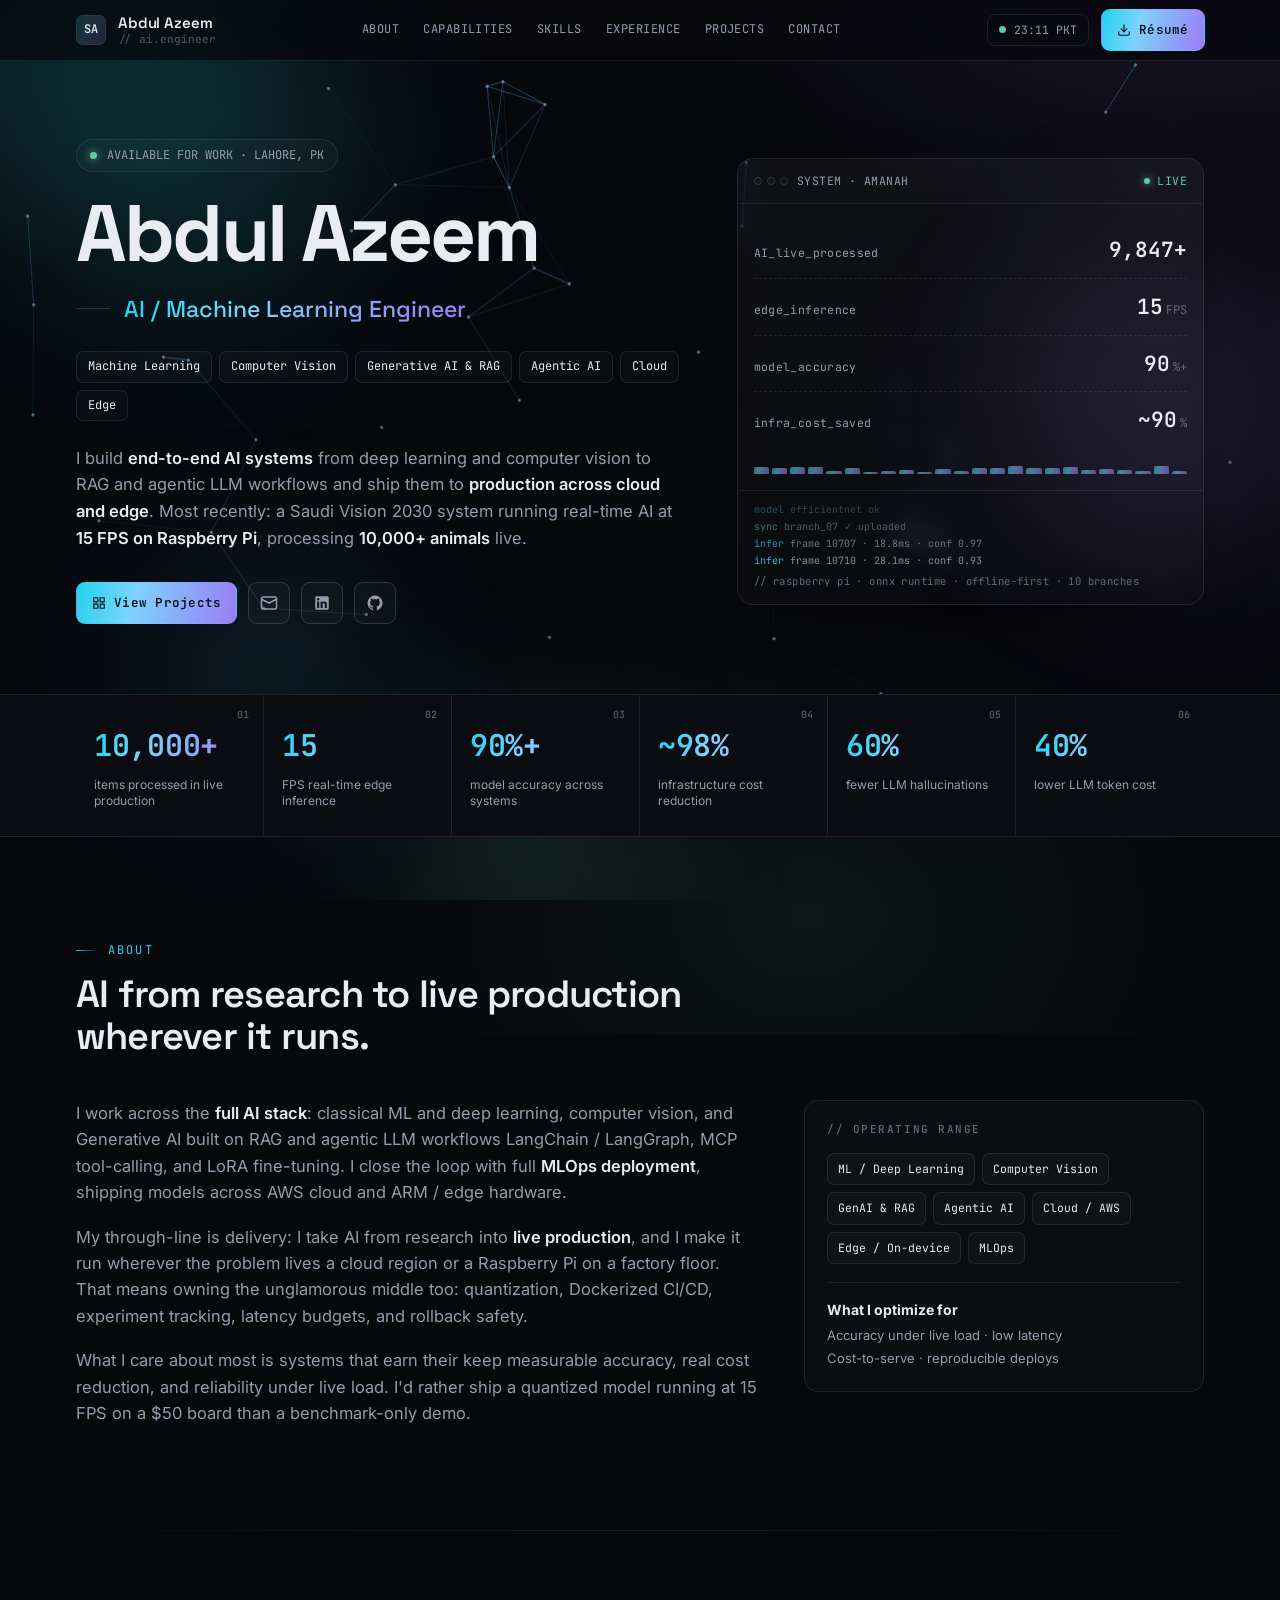
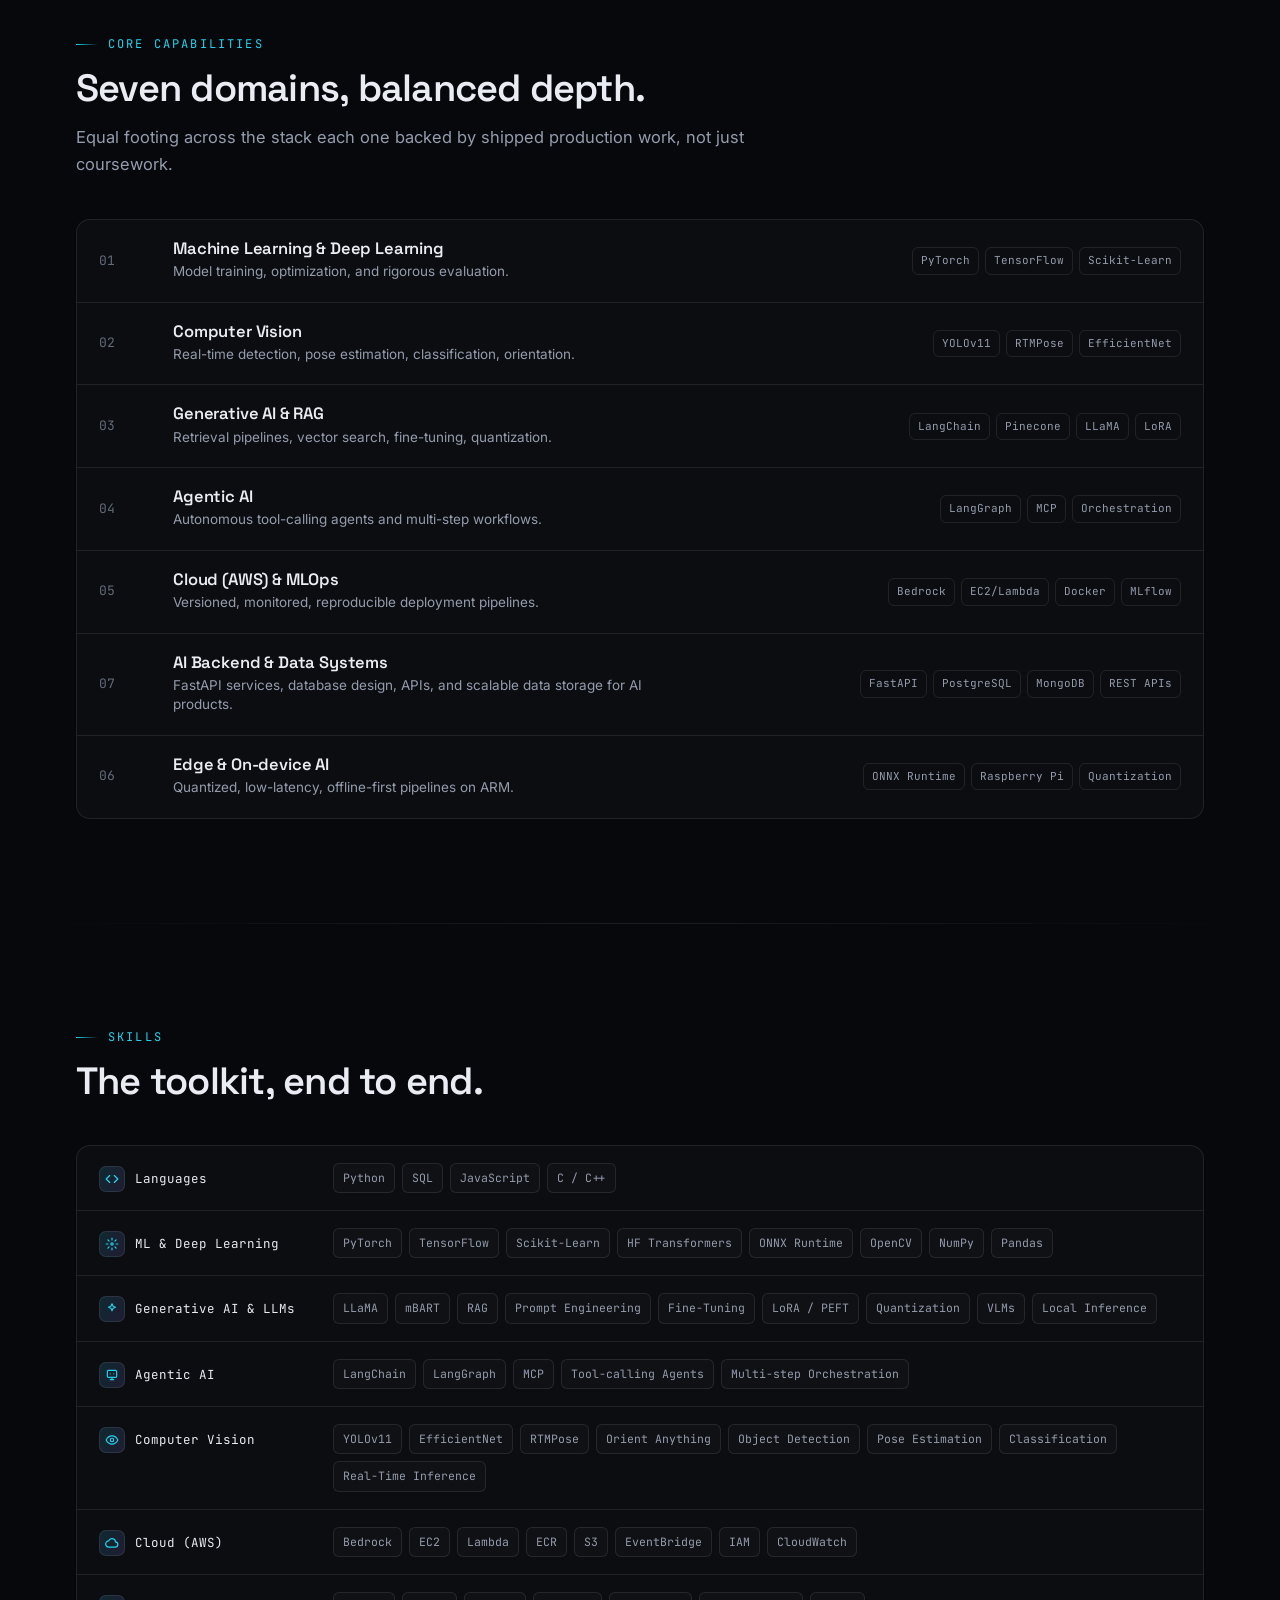
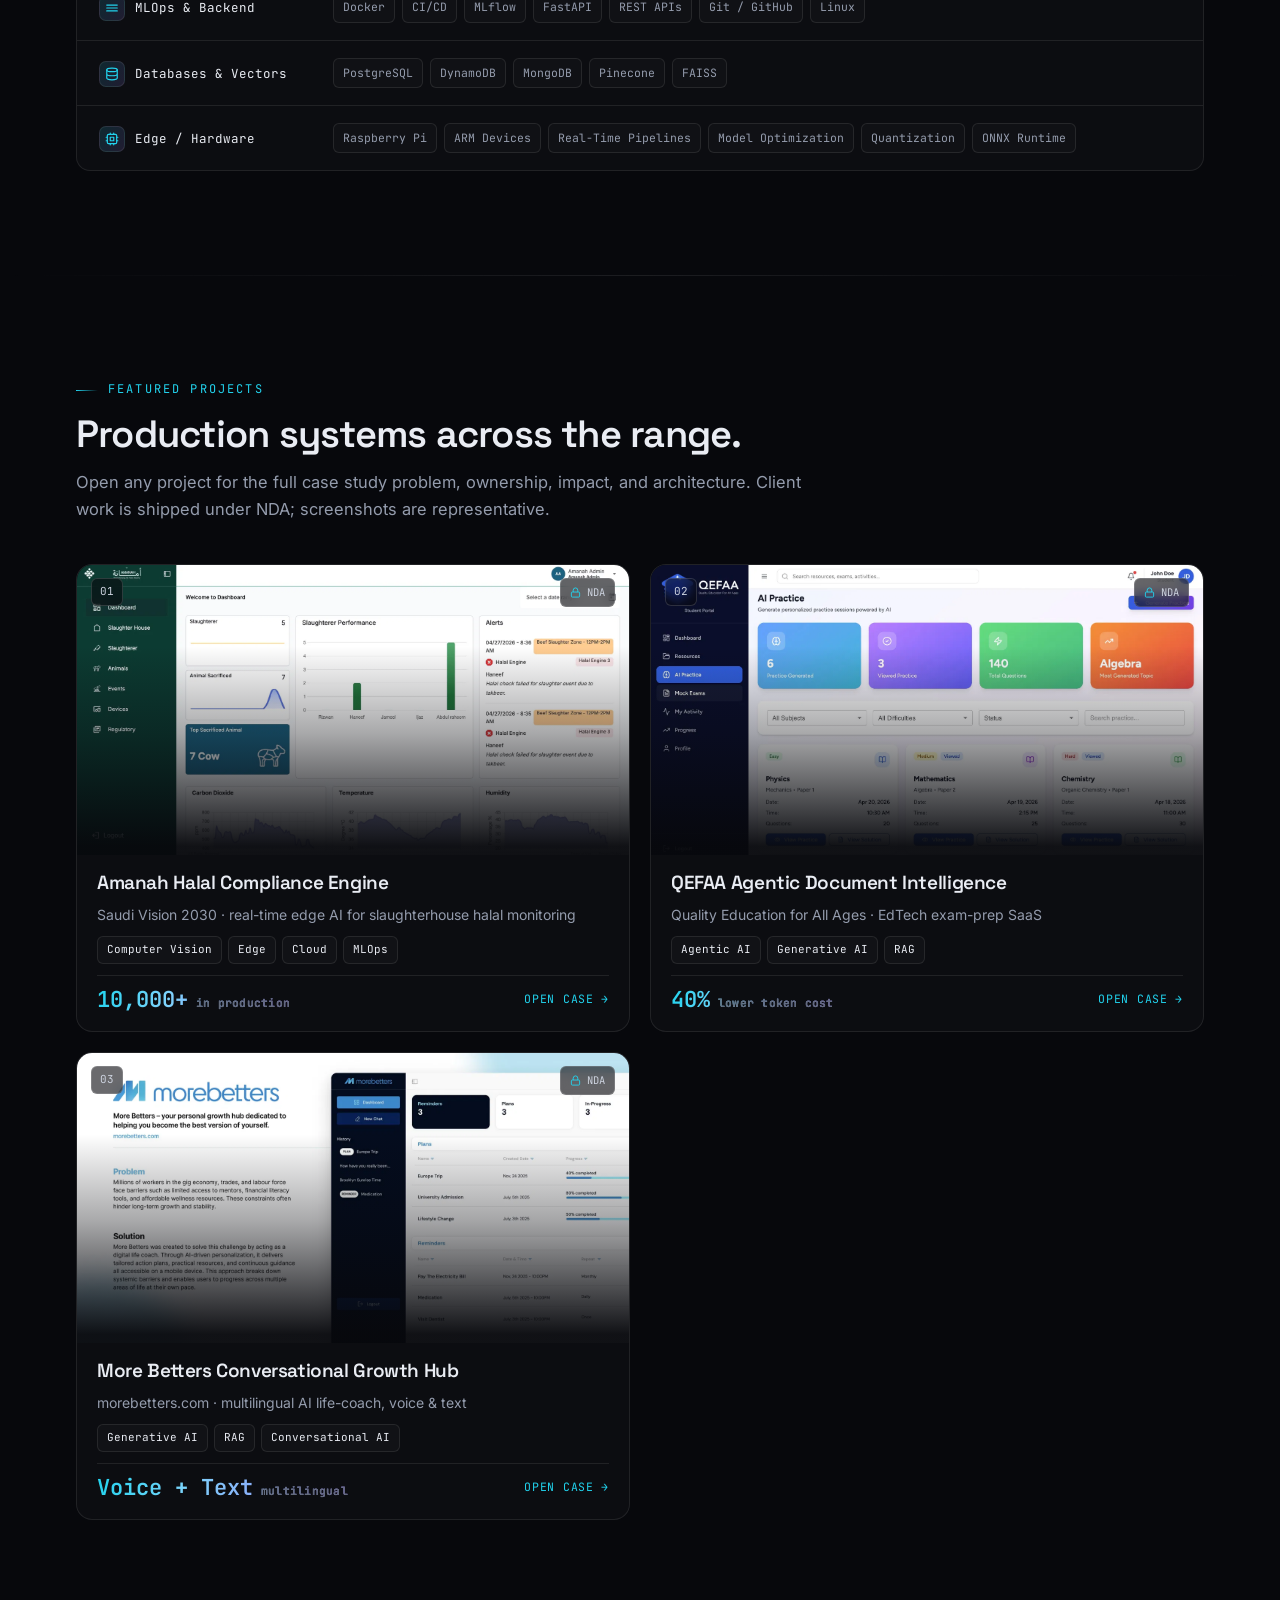
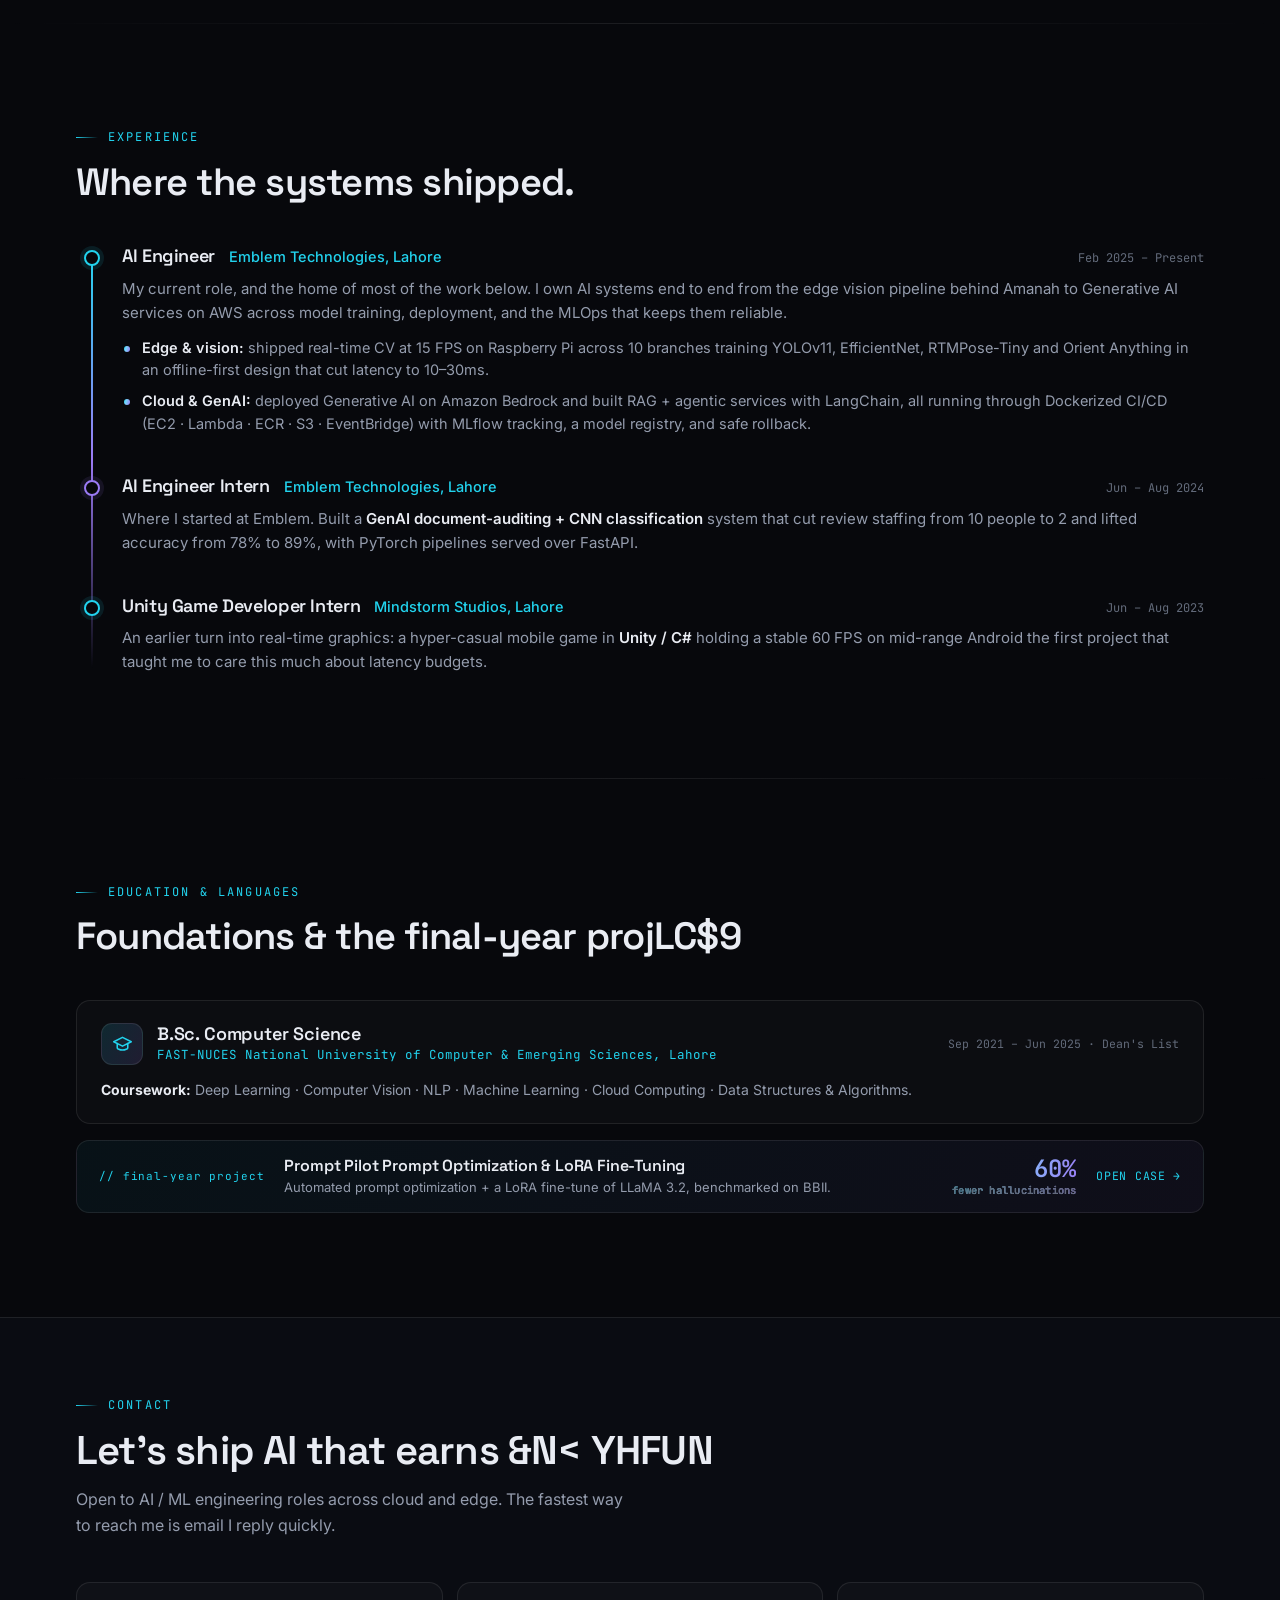
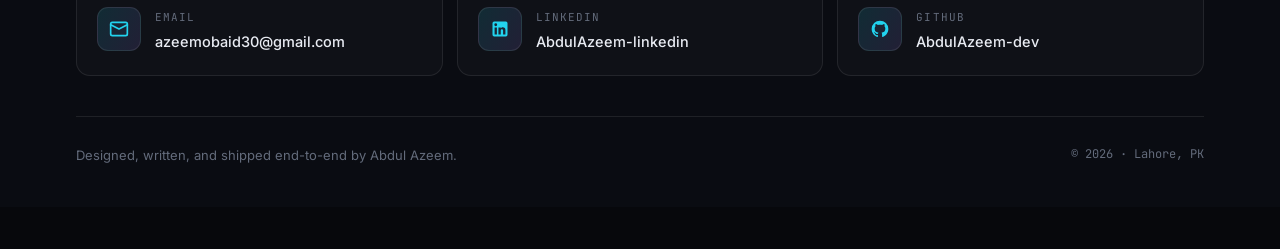
<file: index.html>
<!DOCTYPE html>
<html lang="en">
<head>
<meta charset="UTF-8" />
<meta name="viewport" content="width=device-width, initial-scale=1.0" />
<title>Abdul Azeem AI / Machine Learning Engineer</title>
<meta name="description" content="Abdul Azeem AI / Machine Learning Engineer building end-to-end AI systems across machine learning, computer vision, generative AI & RAG, agentic AI, cloud (AWS) and edge. Shipping production AI from research to live deployment." />
<meta name="author" content="Abdul Azeem" />
<meta name="theme-color" content="#07080c" />
<meta property="og:type" content="website" />
<meta property="og:title" content="Abdul Azeem AI / Machine Learning Engineer" />
<meta property="og:description" content="End-to-end AI systems ML, computer vision, RAG, agentic LLM workflows shipped to production across cloud and edge." />
<link rel="preconnect" href="https://fonts.googleapis.com" />
<link rel="preconnect" href="https://fonts.gstatic.com" crossorigin />
<link href="https://fonts.googleapis.com/css2?family=Space+Grotesk:wght@400;500;600;700&family=Inter:wght@400;500;600;700&family=JetBrains+Mono:wght@400;500;600&display=swap" rel="stylesheet" />
<link rel="stylesheet" href="app.css" />
</head>
<body>
<div class="bg-orbs" aria-hidden="true"><span class="o1"></span><span class="o2"></span><span class="o3"></span><span class="o4"></span></div>

<!-- ================= NAV ================= -->
<nav class="nav">
  <div class="wrap nav-inner">
    <a href="#/" class="brand" aria-label="Home">
      <span class="mark">SA</span>
      <span class="brand-text">
        <b>Abdul Azeem</b>
        <span class="tag">// ai.engineer</span>
      </span>
    </a>
    <div class="nav-links" id="navLinks">
      <a href="#about">About</a>
      <a href="#capabilities">Capabilities</a>
      <a href="#skills">Skills</a>
      <a href="#experience">Experience</a>
      <a href="#projects">Projects</a>
      <a href="#contact">Contact</a>
    </div>
    <div class="nav-right">
      <span class="clock"><span class="pulse"></span><span id="clock-time">--:--</span></span>
      <a href="https://drive.google.com/file/d/1Cb9tRvgM0fa2qJhQHIvJZJKFFEJD1A9y/view?usp=sharing" download class="btn btn-primary resume-nav" data-magnetic aria-label="Download résumé">
        <svg width="14" height="14" viewBox="0 0 24 24" fill="none" stroke="currentColor" stroke-width="2" stroke-linecap="round" stroke-linejoin="round"><path d="M21 15v4a2 2 0 0 1-2 2H5a2 2 0 0 1-2-2v-4"/><polyline points="7 10 12 15 17 10"/><line x1="12" y1="15" x2="12" y2="3"/></svg>
        Résumé
      </a>
      <button class="menu-btn" id="menuBtn" aria-label="Toggle navigation" aria-expanded="false">
        <svg width="20" height="20" viewBox="0 0 24 24" fill="none" stroke="currentColor" stroke-width="2" stroke-linecap="round"><line x1="3" y1="6" x2="21" y2="6"/><line x1="3" y1="12" x2="21" y2="12"/><line x1="3" y1="18" x2="21" y2="18"/></svg>
      </button>
    </div>
  </div>
</nav>

<!-- ====================================================================
     HOME VIEW
     ==================================================================== -->
<div id="view-home">

<!-- ================= HERO ================= -->
<header class="hero" id="top">
  <canvas id="constellation" aria-hidden="true"></canvas>
  <div class="wrap hero-inner">
    <div>
      <span class="h-status"><span class="pulse"></span>AVAILABLE FOR WORK · LAHORE, PK</span>
      <h1 id="heroName" data-text="Abdul Azeem">Abdul Azeem</h1>
      <div class="role"><span class="ln"></span><span class="grad-text">AI / Machine Learning Engineer</span></div>
      <div class="focus" aria-label="Focus areas">
        <span>Machine Learning</span><span>Computer Vision</span><span>Generative AI &amp; RAG</span><span>Agentic AI</span><span>Cloud</span><span>Edge</span>
      </div>
      <p class="tagline">I build <b>end-to-end AI systems</b> from deep learning and computer vision to RAG and agentic LLM workflows and ship them to <b>production across cloud and edge</b>. Most recently: a Saudi Vision 2030 system running real-time AI at <b>15 FPS on Raspberry Pi</b>, processing <b>10,000+ animals</b> live.</p>
      <div class="hero-cta">
        <a href="#projects" class="btn btn-primary" data-magnetic>
          <svg width="14" height="14" viewBox="0 0 24 24" fill="none" stroke="currentColor" stroke-width="2" stroke-linecap="round" stroke-linejoin="round"><rect x="3" y="3" width="7" height="7"/><rect x="14" y="3" width="7" height="7"/><rect x="14" y="14" width="7" height="7"/><rect x="3" y="14" width="7" height="7"/></svg>
          View Projects
        </a>
        <a href="mailto:azeemobaid30@gmail.com" class="icon-link" aria-label="Email azeemobaid30@gmail.com" title="Email"><svg viewBox="0 0 24 24" fill="none" stroke="currentColor" stroke-width="2" stroke-linecap="round" stroke-linejoin="round"><rect x="2" y="4" width="20" height="16" rx="2"/><path d="m22 7-10 5L2 7"/></svg></a>
        <a href="https://www.linkedin.com/in/abdul-azeem-53133727b" target="_blank" rel="noopener" class="icon-link" aria-label="LinkedIn" title="LinkedIn"><svg viewBox="0 0 24 24" fill="currentColor"><path d="M19 3a2 2 0 0 1 2 2v14a2 2 0 0 1-2 2H5a2 2 0 0 1-2-2V5a2 2 0 0 1 2-2h14m-.5 15.5v-5.3a3.26 3.26 0 0 0-3.26-3.26c-.85 0-1.84.52-2.32 1.3v-1.11h-2.79v8.37h2.79v-4.93c0-.77.62-1.4 1.39-1.4a1.4 1.4 0 0 1 1.4 1.4v4.93h2.79M6.88 8.56a1.68 1.68 0 0 0 1.68-1.68c0-.93-.75-1.69-1.68-1.69a1.69 1.69 0 0 0-1.69 1.69c0 .93.76 1.68 1.69 1.68m1.39 9.94v-8.37H5.5v8.37h2.77z"/></svg></a>
        <a href="https://github.com/AbdulAzeem-dev" target="_blank" rel="noopener" class="icon-link" aria-label="GitHub" title="GitHub"><svg viewBox="0 0 24 24" fill="currentColor"><path d="M12 2A10 10 0 0 0 2 12c0 4.42 2.87 8.17 6.84 9.5.5.08.66-.23.66-.5v-1.69c-2.77.6-3.36-1.34-3.36-1.34-.46-1.16-1.11-1.47-1.11-1.47-.91-.62.07-.6.07-.6 1 .07 1.53 1.03 1.53 1.03.87 1.52 2.34 1.07 2.91.83.09-.65.35-1.09.63-1.34-2.22-.25-4.55-1.11-4.55-4.92 0-1.11.38-2 1.03-2.71-.1-.25-.45-1.29.1-2.64 0 0 .84-.27 2.75 1.02.79-.22 1.65-.33 2.5-.33.85 0 1.71.11 2.5.33 1.91-1.29 2.75-1.02 2.75-1.02.55 1.35.2 2.39.1 2.64.65.71 1.03 1.6 1.03 2.71 0 3.82-2.34 4.66-4.57 4.91.36.31.69.92.69 1.85V21c0 .27.16.59.67.5C19.14 20.16 22 16.42 22 12A10 10 0 0 0 12 2z"/></svg></a>
      </div>
    </div>

    <!-- live telemetry widget -->
    <aside class="telemetry" aria-label="Live system telemetry from a deployed project">
      <div class="tel-head">
        <span class="lbl"><span class="tel-dots"><i></i><i></i><i></i></span>SYSTEM · AMANAH</span>
        <span class="live"><span class="dot"></span>LIVE</span>
      </div>
      <div class="tel-body">
        <div class="tel-row"><span class="k">AI_live_processed</span><span class="v" id="tel-animals">9,847+</span></div>
        <div class="tel-row"><span class="k">edge_inference</span><span class="v">15<small>FPS</small></span></div>
        <div class="tel-row"><span class="k">model_accuracy</span><span class="v">90<small>%+</small></span></div>
        <div class="tel-row"><span class="k">infra_cost_saved</span><span class="v">~90<small>%</small></span></div>
      </div>
      <div class="spark" id="tel-spark" aria-hidden="true"></div>
      <div class="tel-log" id="tel-log" aria-hidden="true"></div>
      <div class="tel-foot">// raspberry pi · onnx runtime · offline-first · 10 branches</div>
    </aside>
  </div>
</header>

<!-- ================= STATS READOUT ================= -->
<section class="readout" aria-label="Impact metrics">
  <div class="wrap">
    <div class="readout-grid">
      <div class="ro reveal"><span class="idx">01</span><span class="v grad-text" data-count="10000" data-suffix="+">0</span><span class="k">items processed in live production</span></div>
      <div class="ro reveal"><span class="idx">02</span><span class="v grad-text" data-count="15">0</span><span class="k">FPS real-time edge inference</span></div>
      <div class="ro reveal"><span class="idx">03</span><span class="v grad-text" data-count="90" data-suffix="%+">0</span><span class="k">model accuracy across systems</span></div>
      <div class="ro reveal"><span class="idx">04</span><span class="v grad-text" data-count="98" data-prefix="~" data-suffix="%">0</span><span class="k">infrastructure cost reduction</span></div>
      <div class="ro reveal"><span class="idx">05</span><span class="v grad-text" data-count="60" data-suffix="%">0</span><span class="k">fewer LLM hallucinations</span></div>
      <div class="ro reveal"><span class="idx">06</span><span class="v grad-text" data-count="40" data-suffix="%">0</span><span class="k">lower LLM token cost</span></div>
    </div>
  </div>
</section>

<!-- ================= ABOUT ================= -->
<section class="sec" id="about">
  <div class="wrap">
    <div class="sec-head reveal">
      <span class="kick">About</span>
      <h2 data-decode>AI from research to live production wherever it runs.</h2>
    </div>
    <div class="about-grid">
      <div class="about-copy reveal">
        <p>I work across the <b>full AI stack</b>: classical ML and deep learning, computer vision, and Generative AI built on RAG and agentic LLM workflows LangChain / LangGraph, MCP tool-calling, and LoRA fine-tuning. I close the loop with full <b>MLOps deployment</b>, shipping models across AWS cloud and ARM / edge hardware.</p>
        <p>My through-line is delivery: I take AI from research into <b>live production</b>, and I make it run wherever the problem lives a cloud region or a Raspberry Pi on a factory floor. That means owning the unglamorous middle too: quantization, Dockerized CI/CD, experiment tracking, latency budgets, and rollback safety.</p>
        <p>What I care about most is systems that earn their keep measurable accuracy, real cost reduction, and reliability under live load. I'd rather ship a quantized model running at 15 FPS on a $50 board than a benchmark-only demo.</p>
      </div>
      <aside class="about-side reveal">
        <h4>// operating range</h4>
        <div class="chip-row">
          <span class="chip">ML / Deep Learning</span><span class="chip">Computer Vision</span><span class="chip">GenAI &amp; RAG</span><span class="chip">Agentic AI</span><span class="chip">Cloud / AWS</span><span class="chip">Edge / On-device</span><span class="chip">MLOps</span>
        </div>
        <div class="blk">
          <strong>What I optimize for</strong>
          <span>Accuracy under live load · low latency</span>
          <span>Cost-to-serve · reproducible deploys</span>
        </div>
      </aside>
    </div>
  </div>
</section>

<hr class="hr" />

<!-- ================= CAPABILITIES (compact matrix) ================= -->
<section class="sec" id="capabilities">
  <div class="wrap">
    <div class="sec-head reveal">
      <span class="kick">Core Capabilities</span>
      <h2 data-decode>Seven domains, balanced depth.</h2>
      <p>Equal footing across the stack each one backed by shipped production work, not just coursework.</p>
    </div>
    <div class="capmatrix reveal">
      <div class="caprow"><span class="capidx">01</span><div class="capmain"><h3>Machine Learning &amp; Deep Learning</h3><p>Model training, optimization, and rigorous evaluation.</p></div><div class="captools"><span>PyTorch</span><span>TensorFlow</span><span>Scikit-Learn</span></div></div>
      <div class="caprow"><span class="capidx">02</span><div class="capmain"><h3>Computer Vision</h3><p>Real-time detection, pose estimation, classification, orientation.</p></div><div class="captools"><span>YOLOv11</span><span>RTMPose</span><span>EfficientNet</span></div></div>
      <div class="caprow"><span class="capidx">03</span><div class="capmain"><h3>Generative AI &amp; RAG</h3><p>Retrieval pipelines, vector search, fine-tuning, quantization.</p></div><div class="captools"><span>LangChain</span><span>Pinecone</span><span>LLaMA</span><span>LoRA</span></div></div>
      <div class="caprow"><span class="capidx">04</span><div class="capmain"><h3>Agentic AI</h3><p>Autonomous tool-calling agents and multi-step workflows.</p></div><div class="captools"><span>LangGraph</span><span>MCP</span><span>Orchestration</span></div></div>
      <div class="caprow"><span class="capidx">05</span><div class="capmain"><h3>Cloud (AWS) &amp; MLOps</h3><p>Versioned, monitored, reproducible deployment pipelines.</p></div><div class="captools"><span>Bedrock</span><span>EC2/Lambda</span><span>Docker</span><span>MLflow</span></div></div>
      <div class="caprow"><span class="capidx">07</span><div class="capmain"><h3>AI Backend &amp; Data Systems</h3><p>FastAPI services, database design, APIs, and scalable data storage for AI products.</p></div><div class="captools"><span>FastAPI</span><span>PostgreSQL</span><span>MongoDB</span><span>REST APIs</span></div></div>
      <div class="caprow"><span class="capidx">06</span><div class="capmain"><h3>Edge &amp; On-device AI</h3><p>Quantized, low-latency, offline-first pipelines on ARM.</p></div><div class="captools"><span>ONNX Runtime</span><span>Raspberry Pi</span><span>Quantization</span></div></div>
    </div>
  </div>
</section>

<hr class="hr" />

<!-- ================= SKILLS (compact sheet) ================= -->
<section class="sec" id="skills">
  <div class="wrap">
    <div class="sec-head reveal">
      <span class="kick">Skills</span>
      <h2 data-decode>The toolkit, end to end.</h2>
    </div>
    <div class="skillsheet reveal">
      <div class="skrow"><div class="sklabel"><span class="ic"><svg viewBox="0 0 24 24" fill="none" stroke="currentColor" stroke-width="2" stroke-linecap="round" stroke-linejoin="round"><polyline points="16 18 22 12 16 6"/><polyline points="8 6 2 12 8 18"/></svg></span>Languages</div><div class="skchips"><span>Python</span><span>SQL</span><span>JavaScript</span><span>C / C++</span></div></div>
      <div class="skrow"><div class="sklabel"><span class="ic"><svg viewBox="0 0 24 24" fill="none" stroke="currentColor" stroke-width="2" stroke-linecap="round" stroke-linejoin="round"><circle cx="12" cy="12" r="2"/><path d="M12 2v3m0 14v3M2 12h3m14 0h3M5 5l2 2m10 10 2 2M5 19l2-2m10-10 2-2"/></svg></span>ML &amp; Deep Learning</div><div class="skchips"><span>PyTorch</span><span>TensorFlow</span><span>Scikit-Learn</span><span>HF Transformers</span><span>ONNX Runtime</span><span>OpenCV</span><span>NumPy</span><span>Pandas</span></div></div>
      <div class="skrow"><div class="sklabel"><span class="ic"><svg viewBox="0 0 24 24" fill="none" stroke="currentColor" stroke-width="2" stroke-linecap="round" stroke-linejoin="round"><path d="M12 3l1.9 4.3L18 9l-4.1 1.7L12 15l-1.9-4.3L6 9l4.1-1.7z"/></svg></span>Generative AI &amp; LLMs</div><div class="skchips"><span>LLaMA</span><span>mBART</span><span>RAG</span><span>Prompt Engineering</span><span>Fine-Tuning</span><span>LoRA / PEFT</span><span>Quantization</span><span>VLMs</span><span>Local Inference</span></div></div>
      <div class="skrow"><div class="sklabel"><span class="ic"><svg viewBox="0 0 24 24" fill="none" stroke="currentColor" stroke-width="2" stroke-linecap="round" stroke-linejoin="round"><rect x="4" y="4" width="16" height="12" rx="2"/><path d="M9 20h6M12 16v4M9 10h.01M15 10h.01"/></svg></span>Agentic AI</div><div class="skchips"><span>LangChain</span><span>LangGraph</span><span>MCP</span><span>Tool-calling Agents</span><span>Multi-step Orchestration</span></div></div>
      <div class="skrow"><div class="sklabel"><span class="ic"><svg viewBox="0 0 24 24" fill="none" stroke="currentColor" stroke-width="2" stroke-linecap="round" stroke-linejoin="round"><path d="M2 12s3.5-7 10-7 10 7 10 7-3.5 7-10 7-10-7-10-7z"/><circle cx="12" cy="12" r="3"/></svg></span>Computer Vision</div><div class="skchips"><span>YOLOv11</span><span>EfficientNet</span><span>RTMPose</span><span>Orient Anything</span><span>Object Detection</span><span>Pose Estimation</span><span>Classification</span><span>Real-Time Inference</span></div></div>
      <div class="skrow"><div class="sklabel"><span class="ic"><svg viewBox="0 0 24 24" fill="none" stroke="currentColor" stroke-width="2" stroke-linecap="round" stroke-linejoin="round"><path d="M17.5 19a4.5 4.5 0 0 0 .5-8.97 6 6 0 0 0-11.64-1.6A4 4 0 0 0 6.5 19z"/></svg></span>Cloud (AWS)</div><div class="skchips"><span>Bedrock</span><span>EC2</span><span>Lambda</span><span>ECR</span><span>S3</span><span>EventBridge</span><span>IAM</span><span>CloudWatch</span></div></div>
      <div class="skrow"><div class="sklabel"><span class="ic"><svg viewBox="0 0 24 24" fill="none" stroke="currentColor" stroke-width="2" stroke-linecap="round" stroke-linejoin="round"><path d="M3 7h18M3 12h18M3 17h18"/></svg></span>MLOps &amp; Backend</div><div class="skchips"><span>Docker</span><span>CI/CD</span><span>MLflow</span><span>FastAPI</span><span>REST APIs</span><span>Git / GitHub</span><span>Linux</span></div></div>
      <div class="skrow"><div class="sklabel"><span class="ic"><svg viewBox="0 0 24 24" fill="none" stroke="currentColor" stroke-width="2" stroke-linecap="round" stroke-linejoin="round"><ellipse cx="12" cy="5" rx="9" ry="3"/><path d="M3 5v14a9 3 0 0 0 18 0V5M3 12a9 3 0 0 0 18 0"/></svg></span>Databases &amp; Vectors</div><div class="skchips"><span>PostgreSQL</span><span>DynamoDB</span><span>MongoDB</span><span>Pinecone</span><span>FAISS</span></div></div>
      <div class="skrow"><div class="sklabel"><span class="ic"><svg viewBox="0 0 24 24" fill="none" stroke="currentColor" stroke-width="2" stroke-linecap="round" stroke-linejoin="round"><rect x="4" y="4" width="16" height="16" rx="2"/><rect x="9" y="9" width="6" height="6"/><path d="M9 2v2m6-2v2M9 20v2m6-2v2M2 9h2m-2 6h2m16-6h2m-2 6h2"/></svg></span>Edge / Hardware</div><div class="skchips"><span>Raspberry Pi</span><span>ARM Devices</span><span>Real-Time Pipelines</span><span>Model Optimization</span><span>Quantization</span><span>ONNX Runtime</span></div></div>
    </div>
  </div>
</section>

<hr class="hr" />

<!-- ================= PROJECTS LAUNCH GRID ================= -->
<section class="sec" id="projects">
  <div class="wrap">
    <div class="sec-head reveal">
      <span class="kick">Featured Projects</span>
      <h2 data-decode>Production systems across the range.</h2>
      <p>Open any project for the full case study problem, ownership, impact, and architecture. Client work is shipped under NDA; screenshots are representative.</p>
    </div>
    <div class="launch-grid reveal">

      <a class="launch" href="#/p/amanah">
        <div class="launch-shot">
          <span class="launch-idx">01</span>
          <span class="nda"><svg viewBox="0 0 24 24" fill="none" stroke="currentColor" stroke-width="2"><rect x="3" y="11" width="18" height="11" rx="2"/><path d="M7 11V7a5 5 0 0 1 10 0v4"/></svg>NDA</span>
          <img src="assets/amanah-dashboard.png" alt="Amanah halal-compliance dashboard" loading="lazy" />
        </div>
        <div class="launch-body">
          <h3>Amanah Halal Compliance Engine</h3>
          <p class="launch-tag">Saudi Vision 2030 · real-time edge AI for slaughterhouse halal monitoring</p>
          <div class="domain-row"><span class="domain">Computer Vision</span><span class="domain">Edge</span><span class="domain">Cloud</span><span class="domain">MLOps</span></div>
          <div class="launch-foot"><span class="launch-metric grad-text">10,000+<em>in production</em></span><span class="open-case">OPEN CASE →</span></div>
        </div>
      </a>

      <a class="launch" href="#/p/qefaa">
        <div class="launch-shot">
          <span class="launch-idx">02</span>
          <span class="nda"><svg viewBox="0 0 24 24" fill="none" stroke="currentColor" stroke-width="2"><rect x="3" y="11" width="18" height="11" rx="2"/><path d="M7 11V7a5 5 0 0 1 10 0v4"/></svg>NDA</span>
          <img src="assets/qefaa-dashboard.png" alt="QEFAA student AI-practice dashboard" loading="lazy" />
        </div>
        <div class="launch-body">
          <h3>QEFAA Agentic Document Intelligence</h3>
          <p class="launch-tag">Quality Education for All Ages · EdTech exam-prep SaaS</p>
          <div class="domain-row"><span class="domain">Agentic AI</span><span class="domain">Generative AI</span><span class="domain">RAG</span></div>
          <div class="launch-foot"><span class="launch-metric grad-text">40%<em>lower token cost</em></span><span class="open-case">OPEN CASE →</span></div>
        </div>
      </a>

      <a class="launch" href="#/p/morebetters">
        <div class="launch-shot">
          <span class="launch-idx">03</span>
          <span class="nda"><svg viewBox="0 0 24 24" fill="none" stroke="currentColor" stroke-width="2"><rect x="3" y="11" width="18" height="11" rx="2"/><path d="M7 11V7a5 5 0 0 1 10 0v4"/></svg>NDA</span>
          <img src="assets/morebetters-dashboard.png" alt="More Betters conversational AI dashboard" loading="lazy" />
        </div>
        <div class="launch-body">
          <h3>More Betters Conversational Growth Hub</h3>
          <p class="launch-tag">morebetters.com · multilingual AI life-coach, voice &amp; text</p>
          <div class="domain-row"><span class="domain">Generative AI</span><span class="domain">RAG</span><span class="domain">Conversational AI</span></div>
          <div class="launch-foot"><span class="launch-metric grad-text">Voice + Text<em>multilingual</em></span><span class="open-case">OPEN CASE →</span></div>
        </div>
      </a>

    </div>
  </div>
</section>

<hr class="hr" />

<!-- ================= EXPERIENCE ================= -->
<section class="sec" id="experience">
  <div class="wrap">
    <div class="sec-head reveal">
      <span class="kick">Experience</span>
      <h2 data-decode>Where the systems shipped.</h2>
    </div>
    <div class="timeline">
      <div class="tl-item reveal">
        <span class="node"></span>
        <div class="tl-head"><h3>AI Engineer</h3><span class="co">Emblem Technologies, Lahore</span><span class="when">Feb 2025 – Present</span></div>
        <p class="tl-lead">My current role, and the home of most of the work below. I own AI systems end to end from the edge vision pipeline behind Amanah to Generative AI services on AWS across model training, deployment, and the MLOps that keeps them reliable.</p>
        <ul>
          <li><b>Edge &amp; vision:</b> shipped real-time CV at 15 FPS on Raspberry Pi across 10 branches training YOLOv11, EfficientNet, RTMPose-Tiny and Orient Anything in an offline-first design that cut latency to 10–30ms.</li>
          <li><b>Cloud &amp; GenAI:</b> deployed Generative AI on Amazon Bedrock and built RAG + agentic services with LangChain, all running through Dockerized CI/CD (EC2 · Lambda · ECR · S3 · EventBridge) with MLflow tracking, a model registry, and safe rollback.</li>
        </ul>
      </div>
      <div class="tl-item alt reveal">
        <span class="node"></span>
        <div class="tl-head"><h3>AI Engineer Intern</h3><span class="co">Emblem Technologies, Lahore</span><span class="when">Jun – Aug 2024</span></div>
        <p class="tl-lead">Where I started at Emblem. Built a <b>GenAI document-auditing + CNN classification</b> system that cut review staffing from 10 people to 2 and lifted accuracy from 78% to 89%, with PyTorch pipelines served over FastAPI.</p>
      </div>
      <div class="tl-item reveal">
        <span class="node"></span>
        <div class="tl-head"><h3>Unity Game Developer Intern</h3><span class="co">Mindstorm Studios, Lahore</span><span class="when">Jun – Aug 2023</span></div>
        <p class="tl-lead">An earlier turn into real-time graphics: a hyper-casual mobile game in <b>Unity / C#</b> holding a stable 60 FPS on mid-range Android the first project that taught me to care this much about latency budgets.</p>
      </div>
    </div>
  </div>
</section>

<hr class="hr" />

<!-- ================= EDUCATION ================= -->
<section class="sec" id="education">
  <div class="wrap">
    <div class="sec-head reveal">
      <span class="kick">Education &amp; Languages</span>
      <h2 data-decode>Foundations &amp; the final-year project.</h2>
    </div>
    <div class="edu-grid">
      <div class="edu-card reveal">
        <div class="edu-head">
          <span class="edu-ic"><svg viewBox="0 0 24 24" fill="none" stroke="currentColor" stroke-width="1.8" stroke-linecap="round" stroke-linejoin="round"><path d="M22 10 12 5 2 10l10 5 10-5z"/><path d="M6 12v5c0 1 2.7 2.5 6 2.5s6-1.5 6-2.5v-5"/></svg></span>
          <div><h3>B.Sc. Computer Science</h3><div class="sub">FAST-NUCES National University of Computer &amp; Emerging Sciences, Lahore</div></div>
          <span class="edu-when">Sep 2021 – Jun 2025 · Dean's List</span>
        </div>
        <p class="cw"><b>Coursework:</b> Deep Learning · Computer Vision · NLP · Machine Learning · Cloud Computing · Data Structures &amp; Algorithms.</p>
      </div>
    </div>
    <a class="fyp reveal" href="#/p/promptpilot">
      <span class="fyp-tag">// final-year project</span>
      <div class="fyp-main">
        <h3>Prompt Pilot Prompt Optimization &amp; LoRA Fine-Tuning</h3>
        <p>Automated prompt optimization + a LoRA fine-tune of LLaMA 3.2, benchmarked on BBII.</p>
      </div>
      <span class="fyp-metric grad-text">60%<em>fewer hallucinations</em></span>
      <span class="open-case">OPEN CASE →</span>
    </a>
  </div>
</section>

<!-- ================= FOOTER ================= -->
<footer id="contact">
  <div class="wrap">
    <div class="foot-cta reveal">
      <span class="kick">Contact</span>
      <h2 data-decode>Let's ship AI that earns its keep.</h2>
      <p>Open to AI / ML engineering roles across cloud and edge. The fastest way to reach me is email I reply quickly.</p>
    </div>
    <div class="foot-links">
      <a href="mailto:azeemobaid30@gmail.com" class="foot-link reveal">
        <span class="ic"><svg viewBox="0 0 24 24" fill="none" stroke="currentColor" stroke-width="2" stroke-linecap="round" stroke-linejoin="round"><rect x="2" y="4" width="20" height="16" rx="2"/><path d="m22 7-10 5L2 7"/></svg></span>
        <span><span class="k">Email</span><br /><span class="v">azeemobaid30@gmail.com</span></span>
      </a>
      <a href="https://www.linkedin.com/in/abdul-azeem-53133727b" target="_blank" rel="noopener" class="foot-link reveal">
        <span class="ic"><svg viewBox="0 0 24 24" fill="currentColor"><path d="M19 3a2 2 0 0 1 2 2v14a2 2 0 0 1-2 2H5a2 2 0 0 1-2-2V5a2 2 0 0 1 2-2h14m-.5 15.5v-5.3a3.26 3.26 0 0 0-3.26-3.26c-.85 0-1.84.52-2.32 1.3v-1.11h-2.79v8.37h2.79v-4.93c0-.77.62-1.4 1.39-1.4a1.4 1.4 0 0 1 1.4 1.4v4.93h2.79M6.88 8.56a1.68 1.68 0 0 0 1.68-1.68c0-.93-.75-1.69-1.68-1.69a1.69 1.69 0 0 0-1.69 1.69c0 .93.76 1.68 1.69 1.68m1.39 9.94v-8.37H5.5v8.37h2.77z"/></svg></span>
        <span><span class="k">LinkedIn</span><br /><span class="v">AbdulAzeem-linkedin</span></span>
      </a>
      <a href="https://github.com/AbdulAzeem-dev" target="_blank" rel="noopener" class="foot-link reveal">
        <span class="ic"><svg viewBox="0 0 24 24" fill="currentColor"><path d="M12 2A10 10 0 0 0 2 12c0 4.42 2.87 8.17 6.84 9.5.5.08.66-.23.66-.5v-1.69c-2.77.6-3.36-1.34-3.36-1.34-.46-1.16-1.11-1.47-1.11-1.47-.91-.62.07-.6.07-.6 1 .07 1.53 1.03 1.53 1.03.87 1.52 2.34 1.07 2.91.83.09-.65.35-1.09.63-1.34-2.22-.25-4.55-1.11-4.55-4.92 0-1.11.38-2 1.03-2.71-.1-.25-.45-1.29.1-2.64 0 0 .84-.27 2.75 1.02.79-.22 1.65-.33 2.5-.33.85 0 1.71.11 2.5.33 1.91-1.29 2.75-1.02 2.75-1.02.55 1.35.2 2.39.1 2.64.65.71 1.03 1.6 1.03 2.71 0 3.82-2.34 4.66-4.57 4.91.36.31.69.92.69 1.85V21c0 .27.16.59.67.5C19.14 20.16 22 16.42 22 12A10 10 0 0 0 12 2z"/></svg></span>
        <span><span class="k">GitHub</span><br /><span class="v">AbdulAzeem-dev</span></span>
      </a>
    </div>
    <div class="foot-bottom">
      <span>Designed, written, and shipped end-to-end by Abdul Azeem.</span>
      <span class="mono">© <span id="year">2026</span> · Lahore, PK</span>
    </div>
  </div>
</footer>

</div><!-- /#view-home -->

<!-- ====================================================================
     PROJECT VIEW (router target)
     ==================================================================== -->
<div id="view-project">
  <div class="case-bar">
    <div class="wrap case-bar-inner">
      <button id="backBtn" class="case-back" type="button">
        <svg width="15" height="15" viewBox="0 0 24 24" fill="none" stroke="currentColor" stroke-width="2" stroke-linecap="round" stroke-linejoin="round"><line x1="19" y1="12" x2="5" y2="12"/><polyline points="12 19 5 12 12 5"/></svg>
        All projects
      </button>
      <span class="case-crumb"><span class="name" id="caseName">—</span><span id="caseCount"> · <b id="caseNo">01</b> / <span id="caseTotal">04</span></span></span>
    </div>
  </div>
  <div class="wrap">
    <div id="case-mount"></div>
    <nav class="case-nav" aria-label="Project navigation">
      <a class="prev" id="prevCase"><span class="dir"><svg width="13" height="13" viewBox="0 0 24 24" fill="none" stroke="currentColor" stroke-width="2" stroke-linecap="round" stroke-linejoin="round"><polyline points="15 18 9 12 15 6"/></svg> Previous</span><span class="nm">—</span></a>
      <a class="next" id="nextCase"><span class="dir">Next <svg width="13" height="13" viewBox="0 0 24 24" fill="none" stroke="currentColor" stroke-width="2" stroke-linecap="round" stroke-linejoin="round"><polyline points="9 18 15 12 9 6"/></svg></span><span class="nm">—</span></a>
    </nav>
  </div>
</div>

<!-- ====================================================================
     CASE STORE (hidden source content cloned by the router)
     ==================================================================== -->
<div id="case-store" hidden>

  <!-- ===== CASE: AMANAH ===== -->
  <article class="case" data-case="amanah" data-title="Amanah">
    <div class="case-hero">
      <div class="case-meta">Production system<span class="nda-inline"><svg viewBox="0 0 24 24" fill="none" stroke="currentColor" stroke-width="2"><rect x="3" y="11" width="18" height="11" rx="2"/><path d="M7 11V7a5 5 0 0 1 10 0v4"/></svg>code under NDA</span><span>Computer Vision · Edge · Cloud</span></div>
      <h1>Amanah Halal Compliance Engine</h1>
      <p class="case-sub">Saudi Vision 2030 · real-time edge vision + audio AI for slaughterhouse halal monitoring.</p>
      <div class="case-headline"><span class="v grad-text">10,000+</span><span class="k">animals processed in live production<br />across multiple Saudi branches</span></div>
      <div class="domain-row"><span class="domain">Computer Vision</span><span class="domain">Edge</span><span class="domain">Cloud</span><span class="domain">MLOps</span></div>
    </div>
    <div class="case-shot"><img src="assets/amanah-traceability.png" alt="Amanah traceability workflow from animal birth and registration, transport to slaughterhouse, pre-slaughter verification, health check, slaughtering with qibla and bismillah, meat cutting and ID assignment, cold-chain distribution, to consumer" loading="lazy" /></div>
    <div class="case-grid">
      <div>
        <section><h4>The problem</h4><p>Halal compliance across the Gulf hinges on several things being true at once the animal is healthy and correctly identified, the slaughterman is verified, the carcass faces the Qibla, and the takbeer is recited. In practice this is judged manually, varies between operators, and leaves no audit trail an authority can trust.</p></section>
        <section><h4>What I built &amp; owned</h4><p>I designed and shipped the <b>end-to-end edge vision + audio system</b> trained the models, owned ONNX quantization for the Raspberry Pi, and built the Dockerized CI/CD that pushes updates to every branch. Two real-time engines run on-device, backed by environmental sensing and three role-based dashboards.</p></section>
        <section><h4>Inside the system</h4>
          <ul class="sys-list">
            <li><b>Pre-slaughter engine</b> animal detection &amp; type, global ID and tracking, health check, orientation, and alive / deceased state.</li>
            <li><b>On-slaughter engine</b> slaughterer face verification, takbeer audio detection, Qibla alignment, and knife-sharpness check.</li>
            <li><b>Environmental sensing</b> per-zone temperature, humidity, and CO₂ monitoring.</li>
            <li><b>Three dashboards</b> Super Admin (slaughterhouses, devices, users, events), Slaughterhouse Admin (zones, shifts, slaughterers, animal auditing), and Government Admin (compliance parameters, certifications, audits).</li>
          </ul>
        </section>
      </div>
      <div>
        <section><h4>Impact</h4>
          <div class="impact-stats">
            <div class="is"><div class="v">10,000+</div><div class="k">animals across Saudi branches</div></div>
            <div class="is"><div class="v">15 FPS</div><div class="k">real-time on Raspberry Pi</div></div>
            <div class="is"><div class="v">90%+</div><div class="k">accuracy across all models</div></div>
            <div class="is"><div class="v">~98%</div><div class="k">infra cost cut ($3.5–9.5k → $50–150/mo)</div></div>
          </div>
        </section>
        <section><h4>Tech stack</h4><div class="tech-row"><span class="tech">YOLOv11</span><span class="tech">RTMPose-Tiny</span><span class="tech">EfficientNet</span><span class="tech">Orient Anything</span><span class="tech">ONNX Runtime</span><span class="tech">Pinecone</span><span class="tech">Docker</span><span class="tech">AWS EC2/Lambda</span><span class="tech">CI/CD</span></div></section>
      </div>
    </div>
    <div class="arch-wrap">
      <h4>Architecture &amp; workflow</h4>
      <!-- <div class="arch-cap">Traceability workflow from farm to fork</div>
      <div class="arch-img"><img src="assets/amanah-traceability.png" alt="Amanah traceability workflow from animal birth and registration, transport to slaughterhouse, pre-slaughter verification, health check, slaughtering with qibla and bismillah, meat cutting and ID assignment, cold-chain distribution, to consumer" loading="lazy" /></div> -->
      <!-- <div class="arch-cap">AI + IoT: smart event recognition</div> -->
      <!-- <div class="arch-img"><img src="assets/amanah-aiot.png" alt="Amanah AI and IoT compliance: smart cameras and sensors detect animal health with visual and thermal data, identify species, monitor slaughter rituals, verify Bismillah audio and transport temperature" loading="lazy" /></div> -->
      <div class="arch-cap">System flow edge to cloud</div>
      <div class="arch-frame"><div class="arch-svg">
<style>
@keyframes ac-stream { to { stroke-dashoffset: -28; } }
@keyframes ac-in { from { opacity: 0; transform: translateY(10px); } to { opacity: 1; transform: translateY(0); } }
@keyframes ac-trail { 0% { offset-distance: 0%; opacity: 0; } 10% { opacity: 1; } 90% { opacity: 1; } 100% { offset-distance: 100%; opacity: 0; } }
@keyframes ac-breathe { 0%,100% { opacity: .35; transform: scale(.96); } 50% { opacity: .9; transform: scale(1.04); } }

.ac-stream { stroke-dasharray: 3 9; animation: ac-stream 1.1s linear infinite; }
.ac-card { opacity: 0; animation: ac-in .55s ease-out forwards; }
.ac-card rect { transition: transform .25s ease, filter .25s ease; transform-box: fill-box; transform-origin: center; }
.ac-card:hover rect { transform: translateY(-3px) scale(1.03); }
.ac-halo { transform-box: fill-box; transform-origin: center; animation: ac-breathe 2.8s ease-in-out infinite; }
.ac-pulse { offset-path: path('M 96 70 L 584 70'); animation: ac-trail 2.8s cubic-bezier(.45,0,.55,1) infinite; }

@media (prefers-reduced-motion: reduce) {
  .ac-stream { animation: none; stroke-dasharray: none; }
  .ac-card { opacity: 1; animation: none; }
  .ac-halo { animation: none; opacity: .5; }
  .ac-pulse { display: none; }
}
.c1{animation-delay:.05s}.c2{animation-delay:.2s}.c3{animation-delay:.35s}.c4{animation-delay:.5s}
.h1{animation-delay:0s}.h2{animation-delay:.7s}.h3{animation-delay:1.4s}.h4{animation-delay:2.1s}
</style>
<svg width="100%" viewBox="0 0 680 150" role="img">
<title>Amanah pipeline animated horizontal card flow</title>
<desc>Four flat cards left to right: Capture, Edge inference, AWS cloud, and Government dashboard, connected by a streaming line with a glowing pulse, each card breathing in sequence.</desc>
<defs>
<radialGradient id="ac-g"><stop offset="0%" stop-color="#5DCAA5" stop-opacity="1"/><stop offset="70%" stop-color="#5DCAA5" stop-opacity=".4"/><stop offset="100%" stop-color="#5DCAA5" stop-opacity="0"/></radialGradient>
</defs>

<line x1="96" y1="70" x2="584" y2="70" stroke="#5DCAA5" stroke-width="1" stroke-opacity="0.18"/>
<line x1="96" y1="70" x2="584" y2="70" stroke="#5DCAA5" stroke-width="1.6" class="ac-stream"/>
<circle class="ac-pulse" r="11" fill="url(#ac-g)"/>
<circle class="ac-pulse" r="3" fill="#9FE1CB"/>

<g class="ac-card c1">
<circle class="ac-halo h1" cx="82" cy="70" r="20" fill="url(#ac-g)"/>
<g class="c-gray"><rect x="8" y="34" width="148" height="72" rx="10" stroke-width="0.5"/></g>
<text class="th" x="24" y="58" style="font-size:13px">Capture</text>
<text class="ts" x="24" y="78" style="font-size:11px">Camera + mic</text>
<text class="ts" x="24" y="93" style="font-size:11px">Live feed</text>
</g>

<g class="ac-card c2">
<circle class="ac-halo h2" cx="252" cy="70" r="22" fill="url(#ac-g)"/>
<g class="c-teal"><rect x="178" y="34" width="148" height="72" rx="10" stroke-width="0.5"/></g>
<text class="th" x="194" y="58" style="font-size:13px">Edge inference</text>
<text class="ts" x="194" y="78" style="font-size:11px">6 models · 15 FPS</text>
<text class="ts" x="194" y="93" style="font-size:11px">Raspberry Pi · 10–30ms</text>
</g>

<g class="ac-card c3">
<circle class="ac-halo h3" cx="422" cy="70" r="22" fill="url(#ac-g)"/>
<g class="c-blue"><rect x="348" y="34" width="148" height="72" rx="10" stroke-width="0.5"/></g>
<text class="th" x="364" y="58" style="font-size:13px">AWS cloud</text>
<text class="ts" x="364" y="78" style="font-size:11px">Dockerized CI/CD</text>
<text class="ts" x="364" y="93" style="font-size:11px">EC2 · Lambda · S3</text>
</g>

<g class="ac-card c4">
<circle class="ac-halo h4" cx="595" cy="70" r="22" fill="url(#ac-g)"/>
<g class="c-amber"><rect x="518" y="34" width="154" height="72" rx="10" stroke-width="0.5"/></g>
<text class="th" x="534" y="58" style="font-size:13px">Dashboard</text>
<text class="ts" x="534" y="78" style="font-size:11px">Live verification</text>
<text class="ts" x="534" y="93" style="font-size:11px">Full audit trail</text>
</g>
</svg>
              </div></div>
    </div>
  </article>

  <!-- ===== CASE: QEFAA ===== -->
  <article class="case" data-case="qefaa" data-title="QEFAA">
    <div class="case-hero">
      <div class="case-meta">Production system<span class="nda-inline"><svg viewBox="0 0 24 24" fill="none" stroke="currentColor" stroke-width="2"><rect x="3" y="11" width="18" height="11" rx="2"/><path d="M7 11V7a5 5 0 0 1 10 0v4"/></svg>code under NDA</span><span>Agentic · GenAI · RAG</span></div>
      <h1>QEFAA Agentic Document Intelligence</h1>
      <p class="case-sub">Quality Education for All Ages · an EdTech exam-prep SaaS that turns messy archives into adaptive practice.</p>
      <div class="case-headline"><span class="v grad-text">40%</span><span class="k">lower LLM token cost via a<br />structured pre-processing layer</span></div>
      <div class="domain-row"><span class="domain">Agentic AI</span><span class="domain">Generative AI</span><span class="domain">RAG</span></div>
    </div>
    <div class="case-shot"><img src="assets/qefaa-dashboard.png" alt="QEFAA student portal AI Practice dashboard showing generated-practice counts, total questions, and subject practice cards for Physics, Mathematics and Chemistry" loading="lazy" /></div>
    <div class="case-grid">
      <div>
        <section><h4>The problem</h4><p>Exam prep means wading through huge archives of past papers, books, and notes locked away in PDFs, scans, and images where questions are tangled up with the diagrams and charts they depend on. Realistic mock exams usually mean paying for a tutor.</p></section>
        <section><h4>What I built &amp; owned</h4><p>An <b>agentic ingestion pipeline</b> where Vision-Language Models and LangChain tool-calling read each document, semantically extract every figure, chart and diagram with its question metadata, then parse, tag, and difficulty-rank it into a structured store. An <b>MCP-based agentic generator</b> then assembles mock exams blending real past questions with AI-generated ones and scores each student's readiness.</p></section>
        <section><h4>Inside the system</h4>
          <ul class="sys-list">
            <li><b>VLM ingestion</b> understands a question together with its diagram and reasoning, not just the surrounding text.</li>
            <li><b>Intelligence engine</b> structurally extracts from every resource and maintains a clean, queryable knowledge base.</li>
            <li><b>Agentic exam generator</b> Pinecone semantic retrieval, deduplication, and readiness scoring.</li>
            <li><b>Three dashboards</b> Admin (users, subscriptions, academic hierarchy: boards · levels · subjects), Teacher (resources, lectures, exams), and Student (AI study buddy, mock-exam generation, topic practice, performance tracking, study scheduling).</li>
          </ul>
        </section>
      </div>
      <div>
        <section><h4>Impact</h4>
          <div class="impact-stats">
            <div class="is"><div class="v">40%</div><div class="k">reduction in LLM token use</div></div>
            <div class="is"><div class="v">Past + AI</div><div class="k">blended practice, any topic</div></div>
            <div class="is"><div class="v">Structured</div><div class="k">pre-processing ahead of the LLM</div></div>
          </div>
        </section>
        <section><h4>Tech stack</h4><div class="tech-row"><span class="tech">VLMs</span><span class="tech">LangChain</span><span class="tech">MCP</span><span class="tech">Pinecone</span><span class="tech">Agentic Orchestration</span></div></section>
      </div>
    </div>
    <div class="arch-wrap">
      <h4>Architecture agent reasoning flow</h4>
      <div class="arch-frame"><div class="arch-svg">
<style>
@keyframes q2-stream { to { stroke-dashoffset: -32; } }
@keyframes q2-in { from { opacity:0; transform:translateY(12px);} to { opacity:1; transform:translateY(0);} }
@keyframes q2-orbit { to { offset-distance: 100%; } }
@keyframes q2-ring { 0%{ transform:scale(.85); opacity:.7;} 100%{ transform:scale(1.5); opacity:0;} }
@keyframes q2-coreglow { 0%,100%{ opacity:.25; transform:scale(.9);} 50%{ opacity:.7; transform:scale(1.12);} }
@keyframes q2-spin { to { transform: rotate(360deg); } }

.q2-stream { stroke-dasharray: 2 7; animation: q2-stream 1.1s linear infinite; }
.q2-node { opacity:0; animation: q2-in .55s ease-out forwards; }
.q2-node rect, .q2-node circle.b { transition: transform .25s ease, filter .25s ease; transform-box: fill-box; transform-origin:center; }
.q2-node:hover rect, .q2-node:hover circle.b { transform: translateY(-3px) scale(1.04); }
.q2-loop { stroke-dasharray: 5 7; animation: q2-stream 1.5s linear infinite reverse; transform-box: fill-box; transform-origin:340px 232px; }
.q2-orbit { offset-path: path('M 340 232 m -94,0 a 94,47 0 1,1 188,0 a 94,47 0 1,1 -188,0'); animation: q2-orbit 3.6s linear infinite; }
.q2-orbit2 { offset-path: path('M 340 232 m -94,0 a 94,47 0 1,1 188,0 a 94,47 0 1,1 -188,0'); animation: q2-orbit 3.6s linear infinite; animation-delay:-1.8s; }
.q2-coreglow { transform-box: fill-box; transform-origin:center; animation: q2-coreglow 2.8s ease-in-out infinite; }
.q2-ring { transform-box: fill-box; transform-origin:center; animation: q2-ring 2.8s ease-out infinite; }
.q2-ring2 { transform-box: fill-box; transform-origin:center; animation: q2-ring 2.8s ease-out infinite; animation-delay:1.4s; }
.q2-spin { transform-box: fill-box; transform-origin:center; animation: q2-spin 14s linear infinite; }

@media (prefers-reduced-motion: reduce) {
  .q2-stream,.q2-loop { animation:none; stroke-dasharray:none; }
  .q2-node { opacity:1; animation:none; }
  .q2-orbit,.q2-orbit2,.q2-ring,.q2-ring2,.q2-spin { display:none; }
  .q2-coreglow { animation:none; opacity:.45; }
}
.n1{animation-delay:.05s}.n2{animation-delay:.2s}.n3{animation-delay:.55s}.n4{animation-delay:.68s}
.n5{animation-delay:.81s}.n6{animation-delay:1s}
</style>
<svg width="100%" viewBox="0 0 680 480" role="img">
<title>QEFAA agentic document intelligence agent reasoning flow</title>
<desc>Scanned papers enter an agentic core that reasons in a loop, calling tools to parse, embed, retrieve and rank, then assembles a mock exam.</desc>
<defs>
<marker id="q2-arr" viewBox="0 0 10 10" refX="7" refY="5" markerWidth="7" markerHeight="7" orient="auto-start-reverse"><path d="M2 1.5L8 5L2 8.5" fill="none" stroke="context-stroke" stroke-width="1.5" stroke-linecap="round" stroke-linejoin="round"/></marker>
<radialGradient id="q2-g"><stop offset="0%" stop-color="#AFA9EC" stop-opacity="1"/><stop offset="60%" stop-color="#7F77DD" stop-opacity=".45"/><stop offset="100%" stop-color="#7F77DD" stop-opacity="0"/></radialGradient>
<radialGradient id="q2-dot"><stop offset="0%" stop-color="#EEEDFE" stop-opacity="1"/><stop offset="100%" stop-color="#AFA9EC" stop-opacity="0"/></radialGradient>
</defs>

<g class="q2-node n1">
<g class="c-gray"><rect x="40" y="28" width="166" height="58" rx="13" stroke-width="0.5"/></g>
<text class="th" x="123" y="51" text-anchor="middle" dominant-baseline="central">Scanned past papers</text>
<text class="ts" x="123" y="69" text-anchor="middle" dominant-baseline="central">Unstructured PDF archive</text>
</g>
<line x1="206" y1="57" x2="266" y2="125" stroke="#7F77DD" stroke-width="2.2" class="q2-stream" marker-end="url(#q2-arr)"/>

<circle class="q2-ring" cx="340" cy="186" r="62" fill="none" stroke="#7F77DD" stroke-width="1.2" opacity="0"/>
<circle class="q2-ring2" cx="340" cy="186" r="62" fill="none" stroke="#7F77DD" stroke-width="1.2" opacity="0"/>
<circle class="q2-coreglow" cx="340" cy="186" r="80" fill="url(#q2-g)"/>

<g class="q2-node n2">
<g class="c-purple"><circle class="b" cx="340" cy="186" r="60" stroke-width="0.5"/></g>
<circle cx="340" cy="186" r="60" fill="none" stroke="#AFA9EC" stroke-width="1" stroke-dasharray="3 5" class="q2-spin" opacity="0.5"/>
<text class="th" x="340" y="176" text-anchor="middle" dominant-baseline="central" style="font-size:14px">Agentic core</text>
<text class="ts" x="340" y="195" text-anchor="middle" dominant-baseline="central" style="font-size:11px">LangChain + MCP</text>
<text class="ts" x="340" y="209" text-anchor="middle" dominant-baseline="central" style="font-size:10px">reason · plan · act</text>
</g>

<ellipse cx="340" cy="232" rx="94" ry="47" fill="none" stroke="#7F77DD" stroke-width="1.5" class="q2-loop" opacity="0.55"/>
<circle class="q2-orbit" r="9" fill="url(#q2-dot)"/>
<circle class="q2-orbit" r="3" fill="#EEEDFE"/>
<circle class="q2-orbit2" r="3" fill="#CECBF6"/>
<text class="ts" x="340" y="302" text-anchor="middle" style="font-size:10px">tool-calling loop · observe → decide</text>

<line x1="284" y1="208" x2="206" y2="364" stroke="#5DCAA5" stroke-width="1.8" class="q2-stream"/>
<line x1="332" y1="247" x2="340" y2="364" stroke="#5DCAA5" stroke-width="1.8" class="q2-stream"/>
<line x1="396" y1="208" x2="474" y2="364" stroke="#5DCAA5" stroke-width="1.8" class="q2-stream"/>

<g class="q2-node n3"><g class="c-teal"><rect x="40" y="364" width="152" height="58" rx="11" stroke-width="0.5"/></g>
<text class="th" x="116" y="386" text-anchor="middle" dominant-baseline="central" style="font-size:12px">Parse + tag</text>
<text class="ts" x="116" y="405" text-anchor="middle" dominant-baseline="central" style="font-size:10px">VLM extract · 40% tokens</text></g>
<g class="q2-node n4"><g class="c-teal"><rect x="264" y="364" width="152" height="58" rx="11" stroke-width="0.5"/></g>
<text class="th" x="340" y="386" text-anchor="middle" dominant-baseline="central" style="font-size:12px">Embed + retrieve</text>
<text class="ts" x="340" y="405" text-anchor="middle" dominant-baseline="central" style="font-size:10px">Pinecone semantic</text></g>
<g class="q2-node n5"><g class="c-teal"><rect x="488" y="364" width="152" height="58" rx="11" stroke-width="0.5"/></g>
<text class="th" x="564" y="386" text-anchor="middle" dominant-baseline="central" style="font-size:12px">Rank + dedupe</text>
<text class="ts" x="564" y="405" text-anchor="middle" dominant-baseline="central" style="font-size:10px">difficulty-aware</text></g>

<line x1="400" y1="160" x2="474" y2="92" stroke="#BA7517" stroke-width="2.2" class="q2-stream" marker-end="url(#q2-arr)"/>
<g class="q2-node n6">
<g class="c-amber"><rect x="474" y="28" width="166" height="58" rx="13" stroke-width="0.5"/></g>
<text class="th" x="557" y="51" text-anchor="middle" dominant-baseline="central">Mock exam</text>
<text class="ts" x="557" y="69" text-anchor="middle" dominant-baseline="central">Official pattern + readiness</text>
</g>
</svg>
              </div></div>
    </div>
  </article>

  <!-- ===== CASE: MORE BETTERS ===== -->
  <article class="case" data-case="morebetters" data-title="More Betters">
    <div class="case-hero">
      <div class="case-meta">Production system<span class="nda-inline"><svg viewBox="0 0 24 24" fill="none" stroke="currentColor" stroke-width="2"><rect x="3" y="11" width="18" height="11" rx="2"/><path d="M7 11V7a5 5 0 0 1 10 0v4"/></svg>code under NDA</span><span>GenAI · RAG · Conversational</span></div>
      <h1>More Betters Conversational Growth Hub</h1>
      <p class="case-sub">morebetters.com · a multilingual AI life-coach over voice and text for the gig economy and trades.</p>
      <div class="case-headline"><span class="v grad-text">Voice + Text</span><span class="k">personalized coaching at scale,<br />in the user's own language</span></div>
      <div class="domain-row"><span class="domain">Generative AI</span><span class="domain">RAG</span><span class="domain">Conversational AI</span></div>
    </div>
    <div class="case-shot"><img src="assets/morebetters-dashboard.png" alt="More Betters dashboard with a conversational AI sidebar and a panel of plans and reminders showing progress bars and scheduled nudges" loading="lazy" /></div>
    <div class="case-grid">
      <div>
        <section><h4>The problem</h4><p>Workers in the gig economy, trades, and labour force face real barriers to mentorship, financial literacy, and affordable wellness so long-term growth and stability stay out of reach.</p></section>
        <section><h4>What I built &amp; owned</h4><p>A <b>personal AI assistant</b> that plans learning courses, tracks career goals, and sends reminders over both text and voice. Intent detection routes each request into a FastAPI retrieval pipeline grounded in the user's own context plus a knowledge base, so every reply is personal and delivered in the user's own language.</p></section>
        <section><h4>Inside the system</h4>
          <ul class="sys-list">
            <li><b>Dual modality</b> natural conversation over text and voice.</li>
            <li><b>Intent detection → grounded retrieval</b> user-context embeddings combined with knowledge-base embeddings.</li>
            <li><b>Plans, reminders &amp; nudges</b> adaptive daily guidance across education, health, and finance.</li>
          </ul>
        </section>
      </div>
      <div>
        <section><h4>Impact</h4>
          <div class="impact-stats">
            <div class="is"><div class="v">Multilingual</div><div class="k">guidance in the user's language</div></div>
            <div class="is"><div class="v">Voice + text</div><div class="k">low-friction on any device</div></div>
            <div class="is"><div class="v">Grounded</div><div class="k">personal context + knowledge base</div></div>
          </div>
        </section>
        <section><h4>Tech stack</h4><div class="tech-row"><span class="tech">LLMs</span><span class="tech">Intent Detection</span><span class="tech">FastAPI</span><span class="tech">RAG</span><span class="tech">User-context Embeddings</span></div></section>
      </div>
    </div>
    <div class="arch-wrap">
      <h4>Architecture agent reasoning flow</h4>
      <div class="arch-frame"><div class="arch-svg">
<style>
@keyframes m2-stream { to { stroke-dashoffset: -32; } }
@keyframes m2-in { from { opacity:0; transform:translateY(12px);} to { opacity:1; transform:translateY(0);} }
@keyframes m2-orbit { to { offset-distance: 100%; } }
@keyframes m2-ring { 0%{ transform:scale(.85); opacity:.7;} 100%{ transform:scale(1.5); opacity:0;} }
@keyframes m2-coreglow { 0%,100%{ opacity:.25; transform:scale(.9);} 50%{ opacity:.7; transform:scale(1.12);} }
@keyframes m2-spin { to { transform: rotate(360deg); } }

.m2-stream { stroke-dasharray: 2 7; animation: m2-stream 1.1s linear infinite; }
.m2-node { opacity:0; animation: m2-in .55s ease-out forwards; }
.m2-node rect, .m2-node circle.b { transition: transform .25s ease; transform-box: fill-box; transform-origin:center; }
.m2-node:hover rect, .m2-node:hover circle.b { transform: translateY(-3px) scale(1.04); }
.m2-loop { stroke-dasharray: 5 7; animation: m2-stream 1.5s linear infinite reverse; }
.m2-orbit { offset-path: path('M 340 232 m -94,0 a 94,47 0 1,1 188,0 a 94,47 0 1,1 -188,0'); animation: m2-orbit 3.6s linear infinite; }
.m2-orbit2 { offset-path: path('M 340 232 m -94,0 a 94,47 0 1,1 188,0 a 94,47 0 1,1 -188,0'); animation: m2-orbit 3.6s linear infinite; animation-delay:-1.8s; }
.m2-coreglow { transform-box: fill-box; transform-origin:center; animation: m2-coreglow 2.8s ease-in-out infinite; }
.m2-ring { transform-box: fill-box; transform-origin:center; animation: m2-ring 2.8s ease-out infinite; }
.m2-ring2 { transform-box: fill-box; transform-origin:center; animation: m2-ring 2.8s ease-out infinite; animation-delay:1.4s; }
.m2-spin { transform-box: fill-box; transform-origin:center; animation: m2-spin 14s linear infinite; }

@media (prefers-reduced-motion: reduce) {
  .m2-stream,.m2-loop { animation:none; stroke-dasharray:none; }
  .m2-node { opacity:1; animation:none; }
  .m2-orbit,.m2-orbit2,.m2-ring,.m2-ring2,.m2-spin { display:none; }
  .m2-coreglow { animation:none; opacity:.45; }
}
.n1{animation-delay:.05s}.n2{animation-delay:.2s}.n3{animation-delay:.55s}.n4{animation-delay:.68s}
.n5{animation-delay:.9s}
</style>
<svg width="100%" viewBox="0 0 680 480" role="img">
<title>More Betters conversational AI agent reasoning flow</title>
<desc>Voice or text input enters intent detection, then a coaching agent reasons in a loop using retrieval over user context and a knowledge base, returning personalized plans and reminders.</desc>
<defs>
<marker id="m2-arr" viewBox="0 0 10 10" refX="7" refY="5" markerWidth="7" markerHeight="7" orient="auto-start-reverse"><path d="M2 1.5L8 5L2 8.5" fill="none" stroke="context-stroke" stroke-width="1.5" stroke-linecap="round" stroke-linejoin="round"/></marker>
<radialGradient id="m2-g"><stop offset="0%" stop-color="#85B7EB" stop-opacity="1"/><stop offset="60%" stop-color="#378ADD" stop-opacity=".45"/><stop offset="100%" stop-color="#378ADD" stop-opacity="0"/></radialGradient>
<radialGradient id="m2-dot"><stop offset="0%" stop-color="#E6F1FB" stop-opacity="1"/><stop offset="100%" stop-color="#85B7EB" stop-opacity="0"/></radialGradient>
</defs>

<g class="m2-node n1">
<g class="c-gray"><rect x="40" y="24" width="166" height="54" rx="13" stroke-width="0.5"/></g>
<text class="th" x="123" y="45" text-anchor="middle" dominant-baseline="central">Voice or text input</text>
<text class="ts" x="123" y="63" text-anchor="middle" dominant-baseline="central">User's own language</text>
</g>
<line x1="123" y1="78" x2="123" y2="106" stroke="#7F77DD" stroke-width="2.2" class="m2-stream" marker-end="url(#m2-arr)"/>
<g class="m2-node n1">
<g class="c-purple"><rect x="40" y="106" width="166" height="46" rx="11" stroke-width="0.5"/></g>
<text class="th" x="123" y="129" text-anchor="middle" dominant-baseline="central" style="font-size:12px">Intent detection</text>
</g>
<line x1="206" y1="129" x2="268" y2="166" stroke="#7F77DD" stroke-width="2.2" class="m2-stream" marker-end="url(#m2-arr)"/>

<circle class="m2-ring" cx="340" cy="186" r="62" fill="none" stroke="#378ADD" stroke-width="1.2" opacity="0"/>
<circle class="m2-ring2" cx="340" cy="186" r="62" fill="none" stroke="#378ADD" stroke-width="1.2" opacity="0"/>
<circle class="m2-coreglow" cx="340" cy="186" r="80" fill="url(#m2-g)"/>

<g class="m2-node n2">
<g class="c-blue"><circle class="b" cx="340" cy="186" r="60" stroke-width="0.5"/></g>
<circle cx="340" cy="186" r="60" fill="none" stroke="#85B7EB" stroke-width="1" stroke-dasharray="3 5" class="m2-spin" opacity="0.5"/>
<text class="th" x="340" y="176" text-anchor="middle" dominant-baseline="central" style="font-size:14px">Coaching agent</text>
<text class="ts" x="340" y="195" text-anchor="middle" dominant-baseline="central" style="font-size:11px">LLM reasoning</text>
<text class="ts" x="340" y="209" text-anchor="middle" dominant-baseline="central" style="font-size:10px">reason · retrieve · adapt</text>
</g>

<ellipse cx="340" cy="232" rx="94" ry="47" fill="none" stroke="#378ADD" stroke-width="1.5" class="m2-loop" opacity="0.55"/>
<circle class="m2-orbit" r="9" fill="url(#m2-dot)"/>
<circle class="m2-orbit" r="3" fill="#E6F1FB"/>
<circle class="m2-orbit2" r="3" fill="#B5D4F4"/>
<text class="ts" x="340" y="302" text-anchor="middle" style="font-size:10px">retrieval loop · ground → respond</text>

<text class="th" x="186" y="340" text-anchor="middle" style="font-size:12px">Knowledge tools · FastAPI RAG</text>
<line x1="288" y1="222" x2="232" y2="366" stroke="#5DCAA5" stroke-width="1.8" class="m2-stream"/>
<line x1="392" y1="222" x2="448" y2="366" stroke="#5DCAA5" stroke-width="1.8" class="m2-stream"/>

<g class="m2-node n3"><g class="c-teal"><rect x="100" y="366" width="176" height="58" rx="11" stroke-width="0.5"/></g>
<text class="th" x="188" y="388" text-anchor="middle" dominant-baseline="central" style="font-size:12px">User-context memory</text>
<text class="ts" x="188" y="407" text-anchor="middle" dominant-baseline="central" style="font-size:10px">personal embeddings</text></g>
<g class="m2-node n4"><g class="c-teal"><rect x="404" y="366" width="176" height="58" rx="11" stroke-width="0.5"/></g>
<text class="th" x="492" y="388" text-anchor="middle" dominant-baseline="central" style="font-size:12px">Knowledge base</text>
<text class="ts" x="492" y="407" text-anchor="middle" dominant-baseline="central" style="font-size:10px">health · finance · education</text></g>

<line x1="400" y1="160" x2="474" y2="100" stroke="#BA7517" stroke-width="2.2" class="m2-stream" marker-end="url(#m2-arr)"/>
<g class="m2-node n5">
<g class="c-amber"><rect x="474" y="24" width="166" height="118" rx="13" stroke-width="0.5"/></g>
<text class="th" x="557" y="52" text-anchor="middle" dominant-baseline="central">Personalized output</text>
<text class="ts" x="557" y="80" text-anchor="middle" dominant-baseline="central" style="font-size:11px">Action plans</text>
<text class="ts" x="557" y="101" text-anchor="middle" dominant-baseline="central" style="font-size:11px">Reminders</text>
<text class="ts" x="557" y="122" text-anchor="middle" dominant-baseline="central" style="font-size:11px">Adaptive guidance</text>
</g>
</svg>
              </div></div>
    </div>
  </article>

  <!-- ===== CASE: PROMPT PILOT ===== -->
  <article class="case" data-case="promptpilot" data-title="Prompt Pilot" data-standalone="1">
    <div class="case-hero">
      <div class="case-meta">Research project<span>FAST-NUCES · final year</span><span>LLM Fine-Tuning · NLP</span></div>
      <h1>Prompt Pilot Prompt Optimization &amp; LoRA</h1>
      <p class="case-sub">Automated prompt optimization paired with a LoRA fine-tune of LLaMA 3.2, benchmarked rigorously on the BBII suite.</p>
      <div class="case-headline"><span class="v grad-text">60%</span><span class="k">fewer hallucinations vs. the<br />baseline model</span></div>
      <div class="domain-row"><span class="domain">LLM Fine-Tuning</span><span class="domain">NLP</span><span class="domain">Evaluation</span></div>
    </div>
    <div class="case-grid">
      <div>
        <section><h4>What I built &amp; owned</h4><p>An <b>automated prompt-optimization system</b> paired with a <b>LoRA fine-tune of LLaMA 3.2</b> for efficient local inference then benchmarked rigorously against the baseline model on the BBII suite to prove the gains were real, not anecdotal.</p></section>
        <section><h4>Why it matters</h4><p>It shows the cheaper path to reliable LLMs: targeted fine-tuning and disciplined prompt engineering, measured on hard benchmarks the same instinct I bring to production GenAI work.</p></section>
      </div>
      <div>
        <section><h4>Impact</h4>
          <div class="impact-stats">
            <div class="is"><div class="v">−60%</div><div class="k">hallucinations</div></div>
            <div class="is"><div class="v">+3.1%</div><div class="k">FactScore</div></div>
            <div class="is"><div class="v">2×</div><div class="k">BLEU</div></div>
            <div class="is"><div class="v">−48%</div><div class="k">factual errors (BBII)</div></div>
          </div>
        </section>
        <section><h4>Tech stack</h4><div class="tech-row"><span class="tech">LLaMA 3.2</span><span class="tech">LoRA / PEFT</span><span class="tech">Local Inference</span><span class="tech">BBII Benchmarks</span></div></section>
      </div>
    </div>
    <div class="arch-wrap">
      <h4>Results baseline vs. fine-tuned</h4>
      <div class="arch-frame">
                <div class="ppc-legend"><span><i style="background:rgba(148,163,184,.5)"></i>Baseline LLaMA 3.2</span><span><i style="background:linear-gradient(120deg,#22d3ee,#8b5cf6)"></i>After LoRA fine-tuning</span></div>
                <div class="ppc-bars">
                  <div class="ppc-group">
                    <div class="ppc-pair"><div class="ppc-bar base" style="height:100%"><span>100</span></div><div class="ppc-bar fine" style="height:40%"><span>40</span></div></div>
                    <div class="ppc-label">Hallucination rate</div>
                  </div>
                  <div class="ppc-group">
                    <div class="ppc-pair"><div class="ppc-bar base" style="height:100%"><span>100</span></div><div class="ppc-bar fine" style="height:52%"><span>52</span></div></div>
                    <div class="ppc-label">Factual error rate</div>
                  </div>
                  <div class="ppc-group">
                    <div class="ppc-pair"><div class="ppc-bar base" style="height:50%"><span>50</span></div><div class="ppc-bar fine" style="height:100%"><span>100</span></div></div>
                    <div class="ppc-label">BLEU score</div>
                  </div>
                </div>
              </div>
    </div>
  </article>

</div><!-- /#case-store -->

<script src="app.js"></script>
</body>
</html>
</file>
<file: app.css>
/* ============================================================
   Sheikh Abdul Azeem — AI/ML Engineer portfolio
   "Research console" — instrumented, mono-accented, dark
   ============================================================ */
:root{
  --bg:#07080c;
  --bg-2:#0a0c12;
  --panel:rgba(255,255,255,.025);
  --panel-2:rgba(255,255,255,.05);
  --line:rgba(255,255,255,.085);
  --line-2:rgba(255,255,255,.15);
  --text:#e9ecf3;
  --muted:#949cad;
  --faint:#636b7b;
  --cyan:#22d3ee;
  --violet:#9b7bf5;
  --teal:#5DCAA5;
  --grad:linear-gradient(105deg,#22d3ee 0%,#7dd3fc 36%,#9b7bf5 100%);
  --grad-soft:linear-gradient(120deg,rgba(34,211,238,.14),rgba(155,123,245,.14));
  --maxw:1180px;
  --mono:"JetBrains Mono",ui-monospace,SFMono-Regular,Menlo,monospace;
  --head:"Space Grotesk","Inter",system-ui,sans-serif;
  --body:"Inter",system-ui,-apple-system,sans-serif;
  --ease:cubic-bezier(.2,.8,.2,1);
}
*{box-sizing:border-box}
html{scroll-behavior:smooth}
body{
  margin:0;background:var(--bg);color:var(--text);
  font-family:var(--body);font-size:16px;line-height:1.6;
  -webkit-font-smoothing:antialiased;text-rendering:optimizeLegibility;overflow-x:hidden;
}
body::before{
  content:"";position:fixed;inset:-15%;z-index:-2;pointer-events:none;
  background:
    radial-gradient(820px 560px at 82% 4%,rgba(155,123,245,.14),transparent 60%),
    radial-gradient(720px 520px at 6% 10%,rgba(34,211,238,.12),transparent 58%),
    radial-gradient(680px 520px at 60% 90%,rgba(93,202,165,.07),transparent 60%),
    var(--bg);
  animation:aurora 24s ease-in-out infinite alternate;
}
@keyframes aurora{from{transform:translate3d(-2%,-1%,0) scale(1.05)}to{transform:translate3d(3%,2%,0) scale(1.13)}}
/* faint instrument grid */
body::after{
  content:"";position:fixed;inset:0;z-index:-2;pointer-events:none;opacity:.4;
  background-image:linear-gradient(rgba(255,255,255,.018) 1px,transparent 1px),linear-gradient(90deg,rgba(255,255,255,.018) 1px,transparent 1px);
  background-size:64px 64px;
  mask-image:radial-gradient(circle at 50% 0%,#000,transparent 80%);
  -webkit-mask-image:radial-gradient(circle at 50% 0%,#000,transparent 80%);
}
a{color:inherit;text-decoration:none}
/* living orb field — drifting blurred gradients */
.bg-orbs{position:fixed;inset:0;z-index:-2;pointer-events:none;overflow:hidden}
.bg-orbs span{position:absolute;border-radius:50%;filter:blur(72px);opacity:.4;will-change:transform}
.bg-orbs .o1{width:540px;height:540px;background:radial-gradient(circle,rgba(34,211,238,.55),transparent 70%);top:-140px;left:-90px;animation:orb1 27s ease-in-out infinite alternate}
.bg-orbs .o2{width:480px;height:480px;background:radial-gradient(circle,rgba(155,123,245,.55),transparent 70%);top:18%;right:-130px;animation:orb2 31s ease-in-out infinite alternate}
.bg-orbs .o3{width:420px;height:420px;background:radial-gradient(circle,rgba(93,202,165,.42),transparent 70%);bottom:-160px;left:24%;animation:orb3 35s ease-in-out infinite alternate}
.bg-orbs .o4{width:380px;height:380px;background:radial-gradient(circle,rgba(56,189,248,.4),transparent 70%);top:54%;left:6%;animation:orb1 29s ease-in-out infinite alternate-reverse}
@keyframes orb1{to{transform:translate3d(130px,90px,0) scale(1.18)}}
@keyframes orb2{to{transform:translate3d(-110px,130px,0) scale(1.12)}}
@keyframes orb3{to{transform:translate3d(90px,-100px,0) scale(1.22)}}
h1,h2,h3,h4{font-family:var(--head);font-weight:600;line-height:1.1;letter-spacing:-.02em;margin:0}
p{margin:0}
img{max-width:100%;display:block}
.wrap{max-width:var(--maxw);margin:0 auto;padding:0 26px}
.mono{font-family:var(--mono);font-variant-ligatures:none}
.grad-text{background:var(--grad);-webkit-background-clip:text;background-clip:text;color:transparent}
::selection{background:rgba(34,211,238,.28);color:#fff}

/* mono kicker used across sections */
.kick{display:inline-flex;align-items:center;gap:10px;font-family:var(--mono);font-size:12px;letter-spacing:.18em;text-transform:uppercase;color:var(--cyan)}
.kick::before{content:"";width:22px;height:1px;background:linear-gradient(90deg,var(--cyan),transparent)}
.kick.r::before{display:none}
.kick.r::after{content:"";width:22px;height:1px;background:linear-gradient(90deg,transparent,var(--violet))}

.brand {
  display: flex;
  align-items: center;
  gap: 10px;
}

.brand-text {
  display: flex;
  flex-direction: column;
  line-height: 1.05;
}

.brand-text b {
  font-weight: 800;
  letter-spacing: -0.02em;
}

.brand-text .tag {
  margin-top: 3px;
  font-size: 0.72rem;
  font-weight: 500;
  opacity: 0.72;
}

/* ---------------- NAV / STATUS ---------------- */
.nav{position:sticky;top:0;z-index:60;background:rgba(7,8,12,.74);backdrop-filter:blur(16px) saturate(140%);-webkit-backdrop-filter:blur(16px) saturate(140%);border-bottom:1px solid var(--line)}
.nav-inner{display:flex;align-items:center;justify-content:space-between;height:60px;gap:18px}
.brand{display:flex;align-items:center;gap:12px;cursor:pointer}
.brand .mark{width:30px;height:30px;border-radius:7px;border:1px solid var(--line-2);display:grid;place-items:center;font-family:var(--mono);font-weight:600;font-size:12px;color:var(--text);background:var(--panel);position:relative;overflow:hidden}
.brand .mark::after{content:"";position:absolute;inset:0;background:var(--grad);opacity:.16}
.brand b{font-family:var(--head);font-weight:600;font-size:15px;letter-spacing:-.01em}
.brand .tag{font-family:var(--mono);font-size:11px;color:var(--faint)}
.nav-links{display:flex;align-items:center;gap:2px}
.nav-links a{position:relative;padding:8px 11px;font-family:var(--mono);font-size:12px;letter-spacing:.04em;text-transform:uppercase;color:var(--muted);transition:color .25s var(--ease)}
.nav-links a::after{content:"";position:absolute;left:11px;right:11px;bottom:4px;height:1.5px;border-radius:2px;background:var(--grad);transform:scaleX(0);transform-origin:left;transition:transform .3s var(--ease)}
.nav-links a:hover{color:var(--text)}
.nav-links a:hover::after{transform:scaleX(1)}
.nav-right{display:flex;align-items:center;gap:12px}
.clock{display:none;align-items:center;gap:8px;font-family:var(--mono);font-size:11.5px;color:var(--muted);padding:6px 11px;border:1px solid var(--line);border-radius:8px}
.clock .pulse{width:7px;height:7px;border-radius:50%;background:var(--teal);box-shadow:0 0 0 0 rgba(93,202,165,.6);animation:pulse 2.4s infinite}
@keyframes pulse{0%{box-shadow:0 0 0 0 rgba(93,202,165,.5)}70%{box-shadow:0 0 0 7px rgba(93,202,165,0)}100%{box-shadow:0 0 0 0 rgba(93,202,165,0)}}

.btn{display:inline-flex;align-items:center;gap:8px;justify-content:center;padding:10px 15px;border-radius:9px;font-family:var(--mono);font-size:12.5px;letter-spacing:.02em;font-weight:500;border:1px solid var(--line-2);background:var(--panel);color:var(--text);cursor:pointer;transition:transform .3s var(--ease),border-color .3s var(--ease),background .3s var(--ease),box-shadow .3s var(--ease);will-change:transform}
.btn:hover{border-color:rgba(34,211,238,.55);box-shadow:0 12px 30px -16px rgba(34,211,238,.5)}
.btn:active{transform:translateY(1px)}
.btn-primary{border:1px solid transparent;background:var(--grad);color:#05121a;font-weight:600}
.btn-primary:hover{box-shadow:0 16px 36px -14px rgba(155,123,245,.6)}
.btn-ghost{background:transparent}
.menu-btn{display:none;background:var(--panel);border:1px solid var(--line);border-radius:8px;width:40px;height:38px;color:var(--text);cursor:pointer;align-items:center;justify-content:center}

/* ---------------- SECTION SHELL ---------------- */
.sec{padding:104px 0;position:relative}
.sec-head{display:flex;flex-direction:column;gap:14px;margin-bottom:42px;max-width:760px}
.sec-head h2{font-size:clamp(26px,3.6vw,38px)}
.sec-head p{color:var(--muted);font-size:16.5px}
.hr{height:1px;background:linear-gradient(90deg,transparent,var(--line),transparent);border:0;margin:0}

/* ---------------- HERO ---------------- */
.hero{position:relative;padding:78px 0 70px;overflow:hidden}
#constellation{position:absolute;inset:0;width:100%;height:100%;z-index:-1;opacity:.9}
.hero-inner{display:grid;grid-template-columns:1.25fr .95fr;gap:46px;align-items:center}
.h-status{display:inline-flex;align-items:center;gap:10px;font-family:var(--mono);font-size:12px;color:var(--muted);margin-bottom:22px;border:1px solid var(--line);border-radius:999px;padding:6px 13px;background:var(--panel)}
.h-status .pulse{width:7px;height:7px;border-radius:50%;background:var(--teal);box-shadow:0 0 10px var(--teal);animation:pulse 2.4s infinite}
.hero h1{font-size:clamp(42px,7vw,80px);font-weight:700;letter-spacing:-.035em;line-height:.98}
.hero .role{display:flex;align-items:center;gap:14px;margin-top:18px;font-family:var(--head);font-weight:500;font-size:clamp(17px,2.2vw,23px)}
.hero .role .ln{flex:0 0 34px;height:1px;background:var(--line-2)}
.focus{display:flex;flex-wrap:wrap;gap:7px;margin-top:24px}
.focus span{font-family:var(--mono);font-size:12px;color:var(--text);padding:5px 11px;border:1px solid var(--line);border-radius:7px;background:var(--panel);transition:border-color .25s var(--ease),color .25s var(--ease)}
.focus span:hover{border-color:rgba(34,211,238,.45);color:var(--cyan)}
.tagline{max-width:600px;color:var(--muted);font-size:16.5px;line-height:1.62;margin-top:24px}
.tagline b{color:var(--text);font-weight:600}
.hero-cta{display:flex;flex-wrap:wrap;gap:11px;margin-top:30px;align-items:center}
.icon-link{width:42px;height:42px;border-radius:9px;border:1px solid var(--line-2);background:var(--panel);display:grid;place-items:center;color:var(--muted);transition:transform .3s var(--ease),border-color .3s var(--ease),color .3s var(--ease),box-shadow .3s var(--ease)}
.icon-link svg{width:18px;height:18px}
.icon-link:hover{transform:translateY(-2px);color:var(--cyan);border-color:rgba(34,211,238,.5);box-shadow:0 10px 24px -14px rgba(34,211,238,.5)}

/* telemetry widget */
.telemetry{border:1px solid var(--line);border-radius:16px;background:linear-gradient(180deg,rgba(255,255,255,.04),rgba(255,255,255,.015));backdrop-filter:blur(12px);-webkit-backdrop-filter:blur(12px);overflow:hidden;box-shadow:0 30px 70px -40px rgba(0,0,0,.9)}
.tel-head{display:flex;align-items:center;justify-content:space-between;padding:13px 16px;border-bottom:1px solid var(--line);font-family:var(--mono);font-size:11.5px;letter-spacing:.04em}
.tel-head .lbl{color:var(--muted);display:flex;align-items:center;gap:9px}
.tel-head .live{color:var(--teal);display:inline-flex;align-items:center;gap:7px}
.tel-head .live .dot{width:6px;height:6px;border-radius:50%;background:var(--teal);box-shadow:0 0 8px var(--teal);animation:pulse 2s infinite}
.tel-dots{display:flex;gap:5px}
.tel-dots i{width:8px;height:8px;border-radius:50%;border:1px solid var(--line-2)}
.tel-body{padding:18px 16px 8px}
.tel-row{display:grid;grid-template-columns:1fr auto;align-items:baseline;gap:10px;padding:11px 0;border-bottom:1px dashed var(--line)}
.tel-row:last-child{border-bottom:0}
.tel-row .k{font-family:var(--mono);font-size:11.5px;color:var(--muted);letter-spacing:.03em}
.tel-row .v{font-family:var(--mono);font-size:21px;font-weight:600}
.tel-row .v small{font-size:12px;color:var(--faint);font-weight:400;margin-left:3px}
.spark{display:flex;align-items:flex-end;gap:3px;height:34px;padding:10px 16px 16px}
.spark i{flex:1;background:var(--grad);border-radius:2px 2px 0 0;opacity:.55;transition:height .3s var(--ease)}
.tel-foot{font-family:var(--mono);font-size:10.5px;color:var(--faint);padding:0 16px 14px;letter-spacing:.04em}
/* live inference log */
.tel-log{font-family:var(--mono);font-size:10px;line-height:1.7;color:var(--muted);padding:10px 16px 4px;border-top:1px solid var(--line);min-height:74px}
.tel-log .lg-line{white-space:nowrap;overflow:hidden;text-overflow:ellipsis;animation:logIn .4s var(--ease) both}
.tel-log .lg-tag{color:var(--cyan)}
.tel-log .lg-ok{color:var(--teal)}
@keyframes logIn{from{opacity:0;transform:translateY(3px)}}

/* ---------------- STATS READOUT ---------------- */
.readout{border-top:1px solid var(--line);border-bottom:1px solid var(--line);background:var(--bg-2)}
.readout-grid{display:grid;grid-template-columns:repeat(6,1fr)}
.ro{padding:26px 18px;border-right:1px solid var(--line);display:flex;flex-direction:column;gap:8px;position:relative}
.ro:last-child{border-right:0}
.ro .v{font-family:var(--mono);font-size:clamp(23px,2.7vw,30px);font-weight:600;letter-spacing:-.01em}
.ro .k{color:var(--muted);font-size:12px;line-height:1.4}
.ro .idx{position:absolute;top:12px;right:14px;font-family:var(--mono);font-size:10px;color:var(--faint)}

/* ---------------- ABOUT ---------------- */
.about-grid{display:grid;grid-template-columns:1.45fr .85fr;gap:46px;align-items:start}
.about-copy p{color:var(--muted);font-size:16.5px;margin-bottom:18px}
.about-copy p:last-child{margin-bottom:0}
.about-copy b{color:var(--text);font-weight:600}
.about-side{border:1px solid var(--line);border-radius:14px;padding:22px;background:var(--panel);display:flex;flex-direction:column;gap:18px}
.about-side h4{font-family:var(--mono);font-size:11px;text-transform:uppercase;letter-spacing:.14em;color:var(--faint);font-weight:500}
.chip-row{display:flex;flex-wrap:wrap;gap:7px}
.chip{font-family:var(--mono);font-size:11.5px;color:var(--text);padding:6px 10px;border:1px solid var(--line);border-radius:7px;background:var(--panel)}
.about-side .blk{display:flex;flex-direction:column;gap:3px;padding-top:16px;border-top:1px solid var(--line)}
.about-side .blk strong{font-size:14px}
.about-side .blk span{color:var(--muted);font-size:13px}

/* ---------------- CAPABILITY MATRIX (compact) ---------------- */
.capmatrix{border:1px solid var(--line);border-radius:14px;overflow:hidden;background:var(--panel)}
.caprow{display:grid;grid-template-columns:54px 1.15fr 1fr;gap:20px;align-items:center;padding:20px 22px;border-bottom:1px solid var(--line);position:relative;transition:background .3s var(--ease)}
.caprow:last-child{border-bottom:0}
.caprow::before{content:"";position:absolute;left:0;top:0;bottom:0;width:2px;background:var(--grad);transform:scaleY(0);transform-origin:top;transition:transform .35s var(--ease)}
.caprow:hover{background:var(--panel-2)}
.caprow:hover::before{transform:scaleY(1)}
.capidx{font-family:var(--mono);font-size:13px;color:var(--faint);transition:color .3s var(--ease)}
.caprow:hover .capidx{color:var(--cyan)}
.capmain h3{font-size:16.5px;letter-spacing:-.01em}
.capmain p{color:var(--muted);font-size:13.5px;margin-top:4px;line-height:1.45}
.captools{display:flex;flex-wrap:wrap;gap:6px;justify-content:flex-end}
.captools span{font-family:var(--mono);font-size:11px;color:var(--muted);padding:4px 8px;border:1px solid var(--line);border-radius:6px}
.caprow:hover .captools span{border-color:var(--line-2)}

/* ---------------- SKILLS SHEET (compact) ---------------- */
.skillsheet{border:1px solid var(--line);border-radius:14px;overflow:hidden;background:var(--panel)}
.skrow{display:grid;grid-template-columns:210px 1fr;gap:24px;align-items:start;padding:17px 22px;border-bottom:1px solid var(--line);transition:background .3s var(--ease)}
.skrow:last-child{border-bottom:0}
.skrow:hover{background:var(--panel-2)}
.sklabel{display:flex;align-items:center;gap:10px;font-family:var(--mono);font-size:12.5px;color:var(--text);padding-top:3px}
.sklabel .ic{width:26px;height:26px;border-radius:7px;border:1px solid var(--line);display:grid;place-items:center;color:var(--cyan);flex-shrink:0;background:var(--grad-soft)}
.sklabel .ic svg{width:14px;height:14px}
.skchips{display:flex;flex-wrap:wrap;gap:7px}
.skchips span{font-family:var(--mono);font-size:11.5px;color:var(--muted);padding:5px 9px;border-radius:6px;border:1px solid var(--line);background:rgba(255,255,255,.02);transition:color .2s var(--ease),border-color .2s var(--ease)}
.skchips span:hover{color:var(--cyan);border-color:rgba(34,211,238,.4)}

/* ---------------- EXPERIENCE ---------------- */
.timeline{position:relative;margin-left:8px}
.timeline::before{content:"";position:absolute;left:7px;top:6px;bottom:6px;width:2px;background:linear-gradient(to bottom,var(--cyan),var(--violet),transparent)}
.tl-item{position:relative;padding:0 0 40px 38px}
.tl-item:last-child{padding-bottom:0}
.tl-item .node{position:absolute;left:0;top:5px;width:16px;height:16px;border-radius:50%;background:var(--bg);border:2px solid var(--cyan);box-shadow:0 0 0 4px rgba(34,211,238,.1)}
.tl-item.alt .node{border-color:var(--violet);box-shadow:0 0 0 4px rgba(155,123,245,.1)}
.tl-head{display:flex;flex-wrap:wrap;align-items:baseline;gap:8px 14px;margin-bottom:6px}
.tl-head h3{font-size:18px}
.tl-head .co{color:var(--cyan);font-size:14.5px;font-weight:500}
.tl-head .when{font-family:var(--mono);font-size:12px;color:var(--faint);margin-left:auto}
.tl-lead{color:var(--muted);font-size:15px;line-height:1.6;margin:8px 0 0}
.tl-lead b{color:var(--text);font-weight:600}
.tl-item ul{margin:12px 0 0;padding:0;list-style:none;display:flex;flex-direction:column;gap:9px}
.tl-item li{position:relative;padding-left:20px;color:var(--muted);font-size:14.5px;line-height:1.55}
.tl-item li::before{content:"";position:absolute;left:2px;top:9px;width:6px;height:6px;border-radius:50%;background:var(--grad)}
.tl-item li b{color:var(--text);font-weight:600}

/* ---------------- PROJECTS — LAUNCH GRID ---------------- */
.launch-grid{display:grid;grid-template-columns:repeat(2,1fr);gap:20px}
.launch{position:relative;border:1px solid var(--line);border-radius:16px;overflow:hidden;background:var(--panel);display:flex;flex-direction:column;transition:transform .45s var(--ease),border-color .4s var(--ease),box-shadow .45s var(--ease)}
.launch::before{content:"";position:absolute;inset:0;border-radius:inherit;padding:1px;pointer-events:none;z-index:6;opacity:0;background:linear-gradient(135deg,rgba(34,211,238,.7),rgba(155,123,245,.55) 65%,transparent);-webkit-mask:linear-gradient(#000 0 0) content-box,linear-gradient(#000 0 0);-webkit-mask-composite:xor;mask:linear-gradient(#000 0 0) content-box,linear-gradient(#000 0 0);mask-composite:exclude;transition:opacity .4s var(--ease)}
.launch:hover{transform:translateY(-5px);border-color:transparent;box-shadow:0 30px 60px -34px rgba(34,211,238,.45),0 18px 44px -34px rgba(155,123,245,.5)}
.launch:hover::before{opacity:1}
.launch-shot{position:relative;aspect-ratio:16/8.4;overflow:hidden;background:#0c1018}
.launch-shot img{width:100%;height:100%;object-fit:cover;object-position:top center;transition:transform .6s var(--ease)}
.launch:hover .launch-shot img{transform:scale(1.045)}
.launch-shot::after{content:"";position:absolute;inset:0;background:linear-gradient(to top,rgba(7,8,12,.96) 3%,rgba(7,8,12,.35) 42%,transparent 72%)}
.launch-idx{position:absolute;top:13px;left:14px;z-index:3;font-family:var(--mono);font-size:11px;color:#cdd3df;background:rgba(7,8,12,.6);border:1px solid var(--line-2);padding:4px 8px;border-radius:6px;backdrop-filter:blur(6px)}
.nda{position:absolute;top:13px;right:14px;z-index:3;display:inline-flex;align-items:center;gap:6px;font-family:var(--mono);font-size:10.5px;color:#cdd3df;background:rgba(7,8,12,.62);border:1px solid var(--line-2);padding:5px 9px;border-radius:6px;backdrop-filter:blur(6px)}
.nda svg{width:11px;height:11px;color:var(--cyan)}
.launch-body{padding:18px 20px 20px;display:flex;flex-direction:column;gap:11px;flex:1}
.launch-body h3{font-size:19px;letter-spacing:-.02em}
.launch-tag{color:var(--muted);font-size:14px;line-height:1.45}
.launch-metric{font-family:var(--mono);font-size:22px;font-weight:600;line-height:1}
.launch-metric em{font-style:normal;font-size:11.5px;color:var(--faint);margin-left:8px;letter-spacing:.02em}
.domain-row{display:flex;flex-wrap:wrap;gap:6px}
.domain{font-family:var(--mono);font-size:11px;color:var(--text);padding:4px 9px;border-radius:6px;background:var(--panel);border:1px solid var(--line)}
.launch-foot{margin-top:auto;display:flex;align-items:center;justify-content:space-between;gap:12px;padding-top:13px;border-top:1px solid var(--line)}
.open-case{font-family:var(--mono);font-size:11.5px;letter-spacing:.06em;color:var(--cyan);display:inline-flex;align-items:center;gap:7px;transition:gap .3s var(--ease)}
.launch:hover .open-case{gap:11px}

/* ---------------- VIEW ROUTER ---------------- */
#view-project{display:none}
body.route-project #view-home{display:none}
body.route-project #view-project{display:block;animation:viewin .5s var(--ease) both}
@keyframes viewin{from{opacity:0;transform:translateY(14px)}to{opacity:1;transform:none}}

/* ---------------- CASE PAGE ---------------- */
.case-bar{position:sticky;top:60px;z-index:40;background:rgba(7,8,12,.8);backdrop-filter:blur(14px);-webkit-backdrop-filter:blur(14px);border-bottom:1px solid var(--line)}
.case-bar-inner{display:flex;align-items:center;justify-content:space-between;height:56px;gap:14px}
.case-back{display:inline-flex;align-items:center;gap:9px;font-family:var(--mono);font-size:12.5px;letter-spacing:.03em;color:var(--text);background:var(--panel);border:1px solid var(--line-2);border-radius:9px;padding:9px 14px;cursor:pointer;transition:transform .3s var(--ease),border-color .3s var(--ease),box-shadow .3s var(--ease)}
.case-back:hover{transform:translateX(-3px);border-color:rgba(34,211,238,.5);box-shadow:0 10px 26px -16px rgba(34,211,238,.5)}
.case-crumb{font-family:var(--mono);font-size:12px;color:var(--muted);display:flex;align-items:center;gap:10px}
.case-crumb b{color:var(--cyan)}
.case-crumb .name{color:var(--text);max-width:240px;overflow:hidden;text-overflow:ellipsis;white-space:nowrap}

.case{padding:64px 0 40px}
.case-hero{max-width:880px}
.case-meta{font-family:var(--mono);font-size:12px;letter-spacing:.1em;text-transform:uppercase;color:var(--cyan);display:flex;flex-wrap:wrap;gap:8px 16px;margin-bottom:22px}
.case-meta .nda-inline{color:var(--muted);display:inline-flex;align-items:center;gap:6px}
.case-meta .nda-inline svg{width:12px;height:12px}
.case h1{font-size:clamp(34px,5.4vw,60px);font-weight:700;letter-spacing:-.03em;line-height:1.02}
.case-sub{color:var(--muted);font-size:17px;margin-top:16px;max-width:660px}
.case-headline{display:flex;align-items:baseline;gap:14px;margin-top:28px;padding:18px 22px;border:1px solid var(--line);border-radius:13px;background:var(--panel);width:fit-content;max-width:100%}
.case-headline .v{font-family:var(--mono);font-size:clamp(30px,4.4vw,46px);font-weight:600;line-height:1}
.case-headline .k{color:var(--muted);font-size:13.5px}
.case .domain-row{margin-top:22px}
.case-shot{margin:44px 0;border:1px solid var(--line);border-radius:16px;overflow:hidden;background:#0c1018;box-shadow:0 40px 90px -50px rgba(0,0,0,.9)}
.case-shot img{width:100%;height:auto;display:block}
.case-grid{display:grid;grid-template-columns:1.15fr .85fr;gap:46px;align-items:start}
.case-grid h4,.arch-wrap h4{font-family:var(--mono);font-size:12px;text-transform:uppercase;letter-spacing:.13em;color:var(--cyan);margin-bottom:11px}
.case-grid section{margin-bottom:30px}
.case-grid section:last-child{margin-bottom:0}
.case-grid p{color:var(--muted);font-size:15.5px;line-height:1.62}
.case-grid p b{color:var(--text);font-weight:600}
.sys-list{list-style:none;margin:0;padding:0;display:flex;flex-direction:column;gap:11px}
.sys-list li{position:relative;padding-left:24px;color:var(--muted);font-size:14.5px;line-height:1.5}
.sys-list li::before{content:"";position:absolute;left:3px;top:8px;width:8px;height:8px;border-radius:2px;background:var(--grad)}
.sys-list li b{color:var(--text);font-weight:600}
.impact-stats{display:flex;flex-wrap:wrap;gap:10px;margin-bottom:8px}
.impact-stats .is{padding:13px 15px;border:1px solid var(--line);border-radius:11px;background:var(--panel);flex:1 1 132px}
.impact-stats .is .v{font-family:var(--mono);font-size:19px;font-weight:600;color:var(--text)}
.impact-stats .is .k{font-size:11.5px;color:var(--muted);margin-top:3px;line-height:1.35}
.tech-row{display:flex;flex-wrap:wrap;gap:7px}
.tech{font-family:var(--mono);font-size:11.5px;color:var(--cyan);padding:5px 10px;border-radius:7px;background:rgba(34,211,238,.07);border:1px solid rgba(34,211,238,.18)}

/* architecture blocks (carried over from old) */
.arch-wrap{margin-top:48px;border-top:1px solid var(--line);padding-top:34px}
.arch-cap{font-family:var(--mono);font-size:12px;color:var(--faint);margin:18px 0 2px;letter-spacing:.02em}
.arch-img{margin-top:12px;border-radius:12px;overflow:hidden;border:1px solid var(--line);background:#fff}
.arch-img img{width:100%;height:auto;display:block}
.arch-frame{margin-top:14px;padding:26px;border:1px solid var(--line);border-radius:14px;background:rgba(6,8,12,.6)}
.arch-svg .ts{font-family:var(--mono);font-size:12px;fill:var(--muted)}
.arch-svg .th{font-family:var(--head);font-size:13px;font-weight:600;fill:var(--text)}
.arch-svg .c-gray rect,.arch-svg .c-gray circle.b{fill:rgba(148,163,184,.10);stroke:rgba(148,163,184,.5);stroke-width:1.1}
.arch-svg .c-teal rect,.arch-svg .c-teal circle.b{fill:rgba(45,212,191,.12);stroke:#2dd4bf;stroke-width:1.1}
.arch-svg .c-purple rect,.arch-svg .c-purple circle.b{fill:rgba(139,92,246,.16);stroke:#a78bfa;stroke-width:1.1}
.arch-svg .c-blue rect,.arch-svg .c-blue circle.b{fill:rgba(56,189,248,.12);stroke:#38bdf8;stroke-width:1.1}
.arch-svg .c-amber rect,.arch-svg .c-amber circle.b{fill:rgba(251,191,36,.12);stroke:#fbbf24;stroke-width:1.1}
.arch-svg svg{display:block;max-height:540px;margin:0 auto;height:auto}
/* prompt-pilot CSS chart */
.ppc-legend{display:flex;gap:18px;margin-bottom:20px;font-family:var(--mono);font-size:12px;color:var(--muted);flex-wrap:wrap}
.ppc-legend span{display:inline-flex;align-items:center;gap:7px}
.ppc-legend i{width:11px;height:11px;border-radius:3px}
.ppc-bars{display:flex;gap:14px;align-items:flex-end}
.ppc-group{flex:1;display:flex;flex-direction:column;align-items:center;gap:12px}
.ppc-pair{display:flex;gap:8px;align-items:flex-end;height:180px;width:100%;justify-content:center}
.ppc-bar{width:34%;max-width:46px;border-radius:7px 7px 0 0;position:relative;min-height:6px;display:flex;justify-content:center}
.ppc-bar span{position:absolute;top:-22px;font-family:var(--mono);font-size:12px;color:var(--text);white-space:nowrap}
.ppc-bar.base{background:rgba(148,163,184,.32)}
.ppc-bar.fine{background:var(--grad)}
.ppc-label{font-size:12.5px;color:var(--muted);text-align:center;line-height:1.35}
.case-screenshot-slot{margin:44px 0}

/* prev / next */
.case-nav{display:grid;grid-template-columns:1fr 1fr;gap:16px;margin:30px 0 80px}
.case-nav a{border:1px solid var(--line);border-radius:14px;padding:20px 22px;background:var(--panel);cursor:pointer;transition:transform .35s var(--ease),border-color .35s var(--ease),background .35s var(--ease)}
.case-nav a:hover{border-color:rgba(34,211,238,.5);background:var(--panel-2)}
.case-nav a.prev:hover{transform:translateX(-4px)}
.case-nav a.next:hover{transform:translateX(4px)}
.case-nav a.next{text-align:right}
.case-nav .dir{font-family:var(--mono);font-size:11px;letter-spacing:.08em;text-transform:uppercase;color:var(--faint);display:flex;align-items:center;gap:8px}
.case-nav a.next .dir{justify-content:flex-end}
.case-nav .nm{font-family:var(--head);font-size:18px;font-weight:600;margin-top:8px;color:var(--text)}
.case-nav a[aria-disabled="true"]{opacity:.32;pointer-events:none}

/* ---------------- FOOTER ---------------- */
footer{border-top:1px solid var(--line);padding:78px 0 42px;background:var(--bg-2)}
.foot-cta{display:flex;flex-direction:column;gap:14px;margin-bottom:44px}
.foot-cta h2{font-size:clamp(26px,4vw,40px)}
.foot-cta p{color:var(--muted);max-width:560px}
.foot-links{display:grid;grid-template-columns:repeat(3,1fr);gap:14px;margin-bottom:40px}
.foot-link{position:relative;display:flex;align-items:center;gap:14px;padding:20px;border:1px solid var(--line);border-radius:14px;background:var(--panel);transition:transform .4s var(--ease),border-color .4s var(--ease),background .4s var(--ease),box-shadow .4s var(--ease)}
.foot-link:hover{transform:translateY(-4px);border-color:rgba(34,211,238,.5);background:var(--panel-2);box-shadow:0 24px 50px -30px rgba(34,211,238,.45)}
.foot-link .ic{width:44px;height:44px;border-radius:11px;background:var(--grad-soft);border:1px solid var(--line);display:grid;place-items:center;color:var(--cyan);flex-shrink:0}
.foot-link .ic svg{width:20px;height:20px}
.foot-link .k{font-family:var(--mono);font-size:11px;color:var(--faint);text-transform:uppercase;letter-spacing:.1em}
.foot-link .v{font-size:14.5px;color:var(--text);font-weight:500;word-break:break-all;transition:color .3s var(--ease)}
.foot-link:hover .v{color:var(--cyan)}
.foot-bottom{display:flex;flex-wrap:wrap;align-items:center;justify-content:space-between;gap:14px;padding-top:28px;border-top:1px solid var(--line);color:var(--faint);font-size:13px}
.foot-bottom .mono{font-size:12px}

/* ---------------- IMAGE SLOT (prompt-pilot optional) ---------------- */
.img-slot{position:relative;width:100%;aspect-ratio:16/8.4;background:linear-gradient(135deg,#11161f,#0c1018);display:flex;align-items:center;justify-content:center;cursor:pointer;overflow:hidden;border:1px solid var(--line);border-radius:14px;color:var(--muted)}
.img-slot img{width:100%;height:100%;object-fit:cover;position:absolute;inset:0}
.img-slot .ph{display:flex;flex-direction:column;align-items:center;gap:9px;text-align:center;padding:20px;z-index:1}
.img-slot .ph svg{width:26px;height:26px;color:var(--faint)}
.img-slot .ph .t{font-family:var(--mono);font-size:12px;color:var(--muted)}
.img-slot .ph .s{font-size:11px;color:var(--faint)}
.img-slot:hover .ph .t{color:var(--cyan)}
.img-slot:focus-visible{outline:2px solid var(--cyan);outline-offset:-2px}

/* ---------------- REVEAL / DECODE ---------------- */
.reveal{opacity:0;transform:translateY(22px);transition:opacity .7s var(--ease),transform .7s var(--ease)}
.reveal.in{opacity:1;transform:none}
.decode{white-space:pre-wrap}

/* spotlight on launch + foot cards */
.launch::after,.foot-link::after{content:"";position:absolute;inset:0;border-radius:inherit;pointer-events:none;z-index:1;opacity:0;background:radial-gradient(260px circle at var(--mx,50%) var(--my,0%),rgba(125,211,252,.12),transparent 55%);transition:opacity .45s var(--ease)}
.launch:hover::after,.foot-link:hover::after{opacity:1}
.launch-body,.launch-shot{position:relative;z-index:2}
.launch-grid{perspective:1300px}
.launch,.fyp{transform-style:preserve-3d;will-change:transform}

/* ---------------- EDUCATION + FYP ---------------- */
.edu-grid{display:block;margin-bottom:16px}
.edu-card{border:1px solid var(--line);border-radius:14px;padding:22px 24px;background:var(--panel)}
.edu-head{display:flex;align-items:center;gap:14px;margin-bottom:14px;flex-wrap:wrap}
.edu-ic{width:42px;height:42px;border-radius:11px;border:1px solid var(--line);background:var(--grad-soft);display:grid;place-items:center;color:var(--cyan);flex-shrink:0}
.edu-ic svg{width:21px;height:21px}
.edu-card h3{font-size:18px;letter-spacing:-.01em}
.edu-card .sub{color:var(--cyan);font-size:12.5px;font-family:var(--mono);margin-top:3px;line-height:1.4}
.edu-when{margin-left:auto;font-family:var(--mono);font-size:11.5px;color:var(--faint);white-space:nowrap}
.edu-card .cw{color:var(--muted);font-size:14px;line-height:1.6}
.edu-card .cw b{color:var(--text)}
/* compact FYP row */
#education .wrap{perspective:1300px}
.fyp{position:relative;display:flex;align-items:center;gap:20px;border:1px solid var(--line);border-radius:13px;padding:16px 22px;background:linear-gradient(120deg,rgba(34,211,238,.05),rgba(155,123,245,.06));overflow:hidden;transform-style:preserve-3d;transition:transform .4s var(--ease),border-color .4s var(--ease),box-shadow .4s var(--ease)}
.fyp::before{content:"";position:absolute;inset:0;border-radius:inherit;padding:1px;pointer-events:none;opacity:0;background:linear-gradient(135deg,rgba(34,211,238,.7),rgba(155,123,245,.55) 65%,transparent);-webkit-mask:linear-gradient(#000 0 0) content-box,linear-gradient(#000 0 0);-webkit-mask-composite:xor;mask:linear-gradient(#000 0 0) content-box,linear-gradient(#000 0 0);mask-composite:exclude;transition:opacity .4s var(--ease)}
.fyp:hover{border-color:transparent;box-shadow:0 22px 50px -34px rgba(34,211,238,.45)}
.fyp:hover::before{opacity:1}
.fyp-tag{font-family:var(--mono);font-size:11px;letter-spacing:.08em;color:var(--cyan);white-space:nowrap;flex-shrink:0}
.fyp-main{min-width:0;flex:1}
.fyp-main h3{font-size:16px;letter-spacing:-.01em}
.fyp-main p{color:var(--muted);font-size:13px;margin-top:3px;line-height:1.4}
.fyp-metric{font-family:var(--mono);font-size:24px;font-weight:600;line-height:1;white-space:nowrap;flex-shrink:0;text-align:right}
.fyp-metric em{display:block;font-style:normal;font-size:10.5px;color:var(--faint);margin-top:4px;letter-spacing:.02em}
.fyp .open-case{flex-shrink:0;white-space:nowrap}
/* prompt-pilot launch fallback (no cover image) */
.launch-shot .ph-fallback{position:absolute;inset:0;display:none;align-items:center;justify-content:center;background:radial-gradient(120% 120% at 30% 10%,rgba(34,211,238,.16),transparent 55%),radial-gradient(120% 120% at 90% 90%,rgba(155,123,245,.2),transparent 55%),#0a0c12}
.launch-shot.no-img .ph-fallback{display:flex}
.launch-shot .ph-fallback::after{content:"LoRA · LLaMA 3.2";font-family:var(--mono);font-size:13px;letter-spacing:.12em;color:var(--muted);border:1px solid var(--line-2);padding:8px 14px;border-radius:8px;background:rgba(7,8,12,.5)}

/* ---------------- RESPONSIVE ---------------- */
@media(min-width:900px){.clock{display:flex}}
@media(max-width:1000px){
  .hero-inner{grid-template-columns:1fr;gap:34px}
  .telemetry{max-width:460px}
  .readout-grid{grid-template-columns:repeat(3,1fr)}
  .ro:nth-child(3){border-right:0}
  .ro:nth-child(-n+3){border-bottom:1px solid var(--line)}
  .about-grid{grid-template-columns:1fr;gap:30px}
  .case-grid{grid-template-columns:1fr;gap:30px}
  .caprow{grid-template-columns:40px 1fr;gap:14px}
  .captools{grid-column:1/-1;justify-content:flex-start;margin-top:4px}
  .edu-grid{grid-template-columns:1fr}
  .fyp{flex-wrap:wrap;gap:12px}
  .fyp-tag{order:1;flex-basis:100%}
  .fyp-main{order:2;flex:1 1 100%}
  .fyp-metric{order:3;text-align:left}
  .fyp .open-case{order:4;margin-left:auto}
}
@media(max-width:760px){
  .nav-links{display:none}
  .nav-links.show{display:flex;position:absolute;top:60px;left:0;right:0;flex-direction:column;align-items:stretch;gap:2px;padding:12px 16px 18px;background:rgba(7,8,12,.97);border-bottom:1px solid var(--line)}
  .nav-links.show a{padding:13px 11px}
  .menu-btn{display:flex}
  .resume-nav{display:none}
  .launch-grid{grid-template-columns:1fr}
  .foot-links{grid-template-columns:1fr}
  .skrow{grid-template-columns:1fr;gap:10px}
  .case-nav{grid-template-columns:1fr}
  .sec{padding:74px 0}
  .case-bar{top:60px}
}
@media(max-width:440px){
  .readout-grid{grid-template-columns:repeat(2,1fr)}
  .ro{border-right:1px solid var(--line)}
  .ro:nth-child(2n){border-right:0}
  .wrap{padding:0 18px}
}
@media (prefers-reduced-motion:reduce){
  *,*::before,*::after{animation-duration:.001ms!important;animation-iteration-count:1!important;transition-duration:.001ms!important;scroll-behavior:auto!important}
  .reveal{opacity:1;transform:none}
}
</file>
